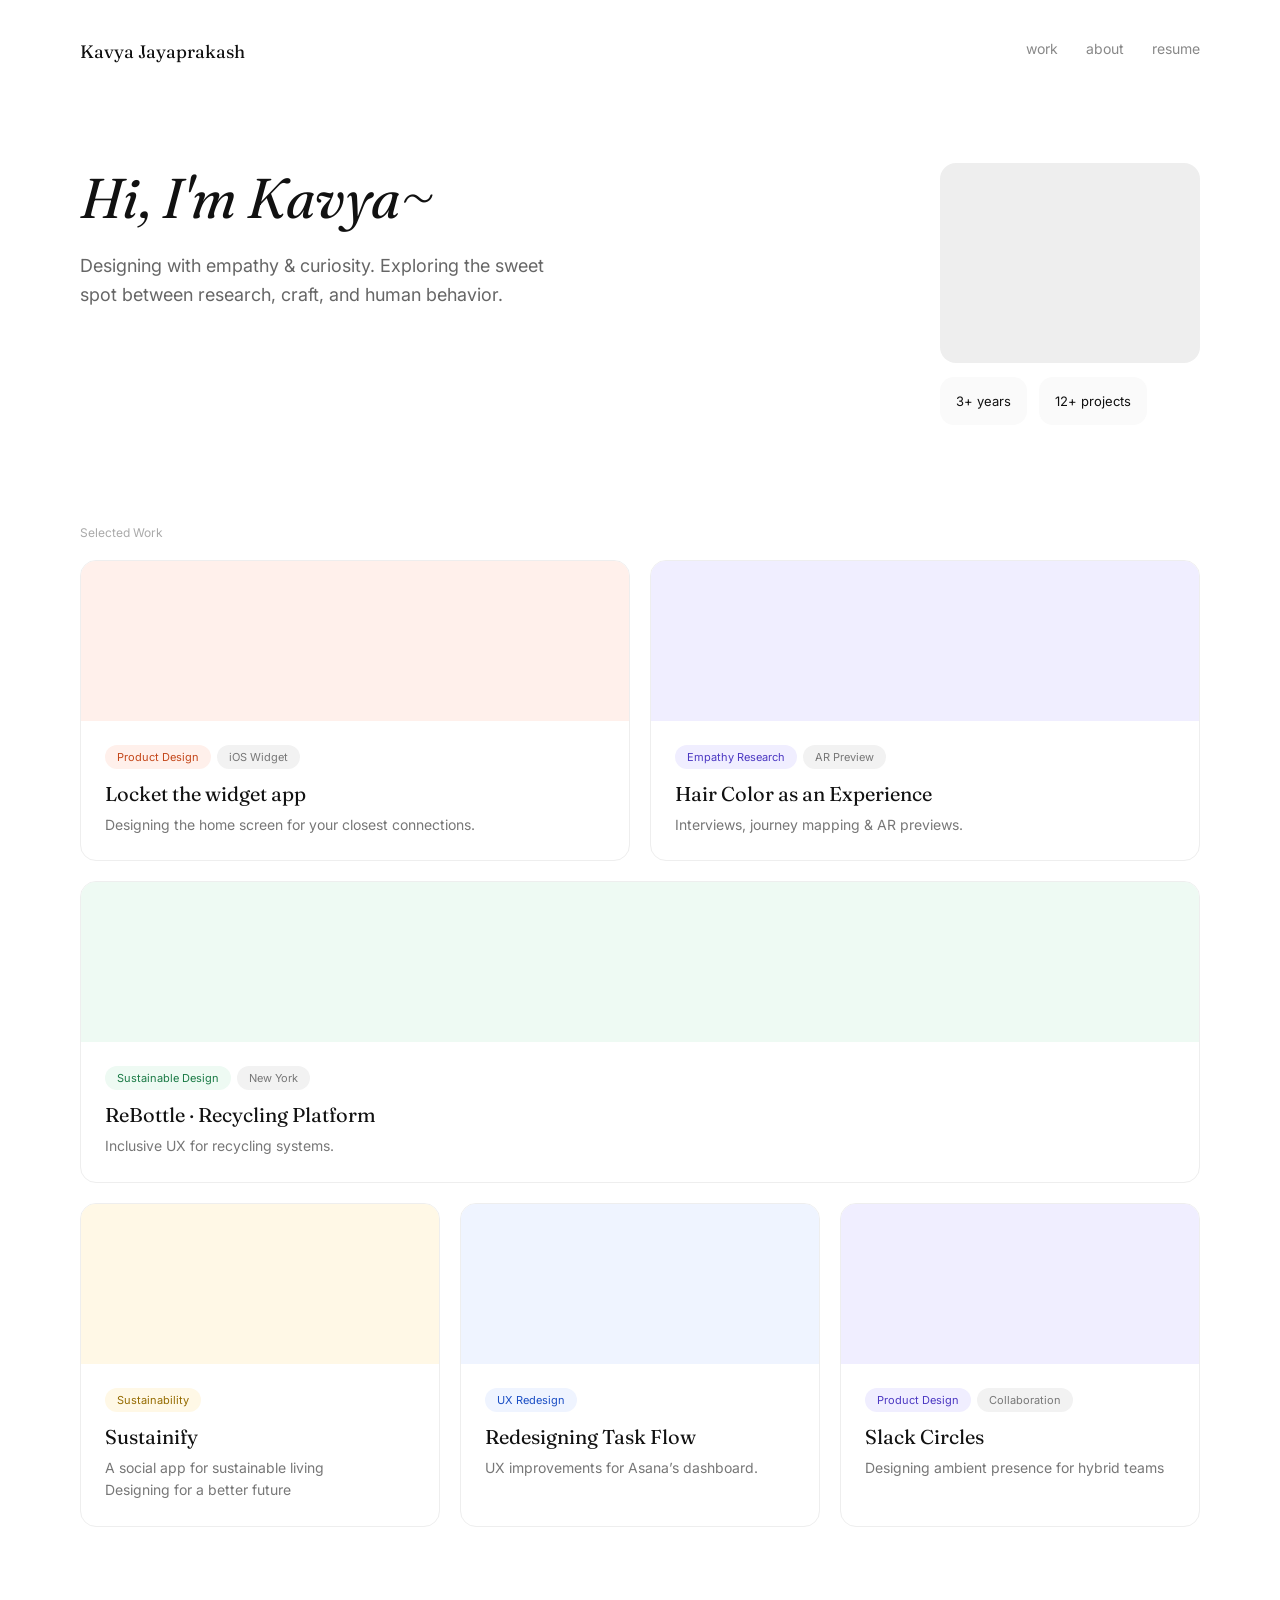
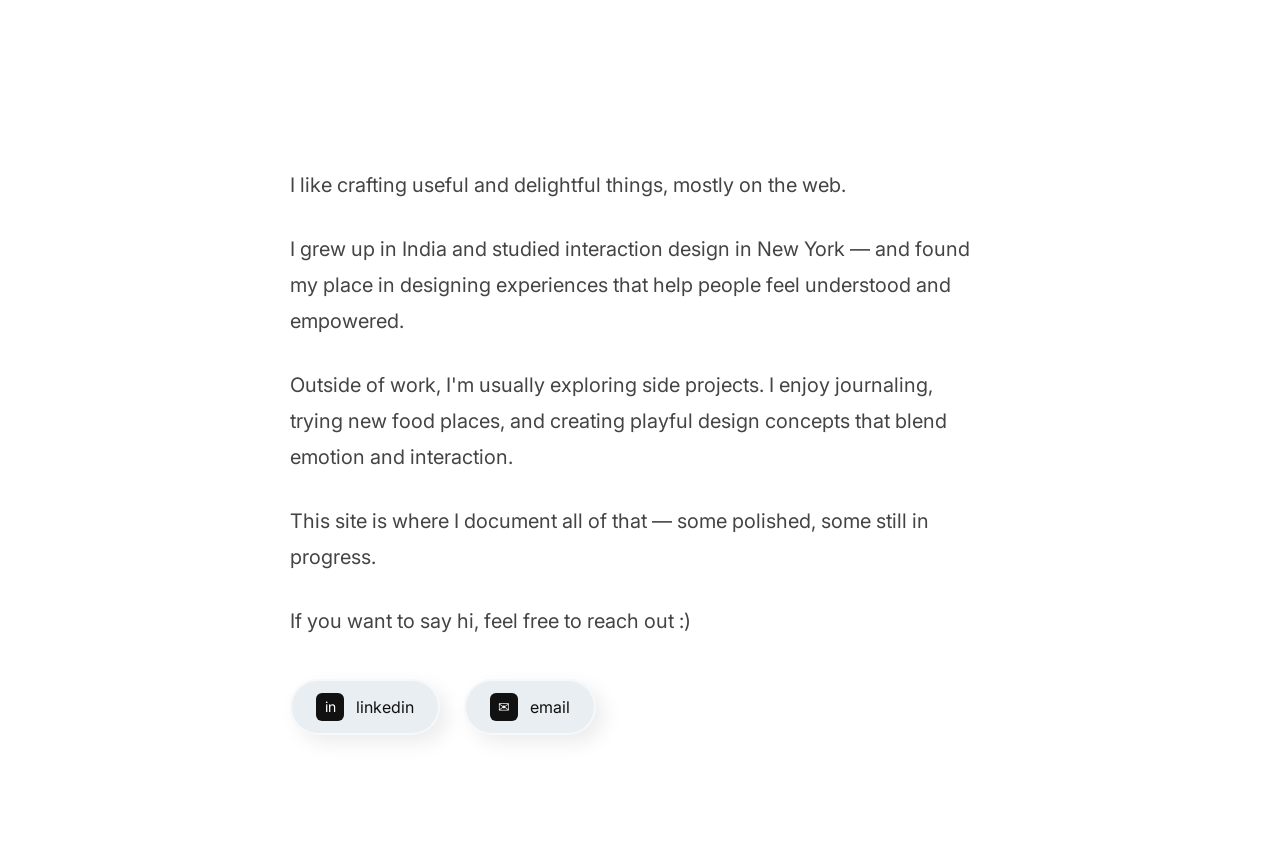
<file: index.html>
<!DOCTYPE html>
<html lang="en">
<head>
<meta charset="UTF-8">
<title>Kavya Portfolio</title>

<link href="https://fonts.googleapis.com/css2?family=Inter:wght@300;400;500;600&family=Fraunces:ital,wght@0,300;0,400;1,300;1,400&display=swap" rel="stylesheet">
<link rel="stylesheet" href="styles.css">
</head>

<body>

<!-- NAV -->
<div class="nav">
  <div class="nav-logo">Kavya Jayaprakash</div>
  <div class="nav-links">
    <a>work</a>
    <a>about</a>
    <a>resume</a>
  </div>
</div>

<!-- HERO -->
<div class="hero">
  <div>
    <div class="hero-h">Hi, I'm Kavya~</div>
    <div class="hero-tagline">
      Designing with empathy & curiosity. Exploring the sweet spot between research, craft, and human behavior.
    </div>
  </div>

  <div>
    <div class="photo"></div>
    <div class="stat-row">
      <div class="stat">3+ years</div>
      <div class="stat">12+ projects</div>
    </div>
  </div>
</div>

<!-- WORK -->
<div class="section">
  <div class="work-header">Selected Work</div>

  <div class="cards">

    <div class="card-stack">

      <!-- LOCKET -->
      <a href="locket.html" class="card">
        <div class="vp vp-coral"></div>
        <div class="cb">
          <div class="badges">
            <span class="badge badge-coral">Product Design</span>
            <span class="badge badge-gray">iOS Widget</span>
          </div>
          <div class="ctitle">Locket the widget app</div>
          <div class="csub">Designing the home screen for your closest connections.</div>
        </div>
      </a>

      <!-- HAIR COLOR -->
      <div class="card">
        <div class="vp vp-purple"></div>
        <div class="cb">
          <div class="badges">
            <span class="badge badge-purple">Empathy Research</span>
            <span class="badge badge-gray">AR Preview</span>
          </div>
          <div class="ctitle">Hair Color as an Experience</div>
          <div class="csub">Interviews, journey mapping & AR previews.</div>
        </div>
      </div>

    </div>

    <!-- REBOTTLE -->
    <div class="card">
      <div class="vp vp-mint"></div>
      <div class="cb">
        <div class="badges">
          <span class="badge badge-mint">Sustainable Design</span>
          <span class="badge badge-gray">New York</span>
        </div>
        <div class="ctitle">ReBottle · Recycling Platform</div>
        <div class="csub">Inclusive UX for recycling systems.</div>
      </div>
    </div>

    <!-- GRID -->
    <div class="grid3">

      <!-- SUSTAINIFY -->
      <div class="card">
        <div class="vp vp-amber"></div>
        <div class="cb">
          <div class="badges">
            <span class="badge badge-amber">Sustainability</span>
          </div>
          <div class="ctitle">Sustainify</div>
          <div class="csub">
            A social app for sustainable living<br>
            Designing for a better future
          </div>
        </div>
      </div>

      <!-- ASANA -->
      <div class="card">
        <div class="vp vp-blue"></div>
        <div class="cb">
          <div class="badges">
            <span class="badge badge-blue">UX Redesign</span>
          </div>
          <div class="ctitle">Redesigning Task Flow</div>
          <div class="csub">UX improvements for Asana’s dashboard.</div>
        </div>
      </div>

      <!-- SLACK CIRCLES -->
      <a href="slack.html" class="card">
        <div class="vp vp-purple"></div>
        <div class="cb">
          <div class="badges">
            <span class="badge badge-purple">Product Design</span>
            <span class="badge badge-gray">Collaboration</span>
          </div>
          <div class="ctitle">Slack Circles</div>
          <div class="csub">
            Designing ambient presence for hybrid teams
          </div>
        </div>
      </a>

    </div>

  </div>
</div>

<!-- ABOUT -->
<div class="about">
  <div class="about-inner">

    <p>I like crafting useful and delightful things, mostly on the web.</p>

    <p>
      I grew up in India and studied interaction design in New York — and found my place in designing experiences that help people feel understood and empowered.
    </p>

    <p>
      Outside of work, I'm usually exploring side projects. I enjoy journaling, trying new food places, and creating playful design concepts that blend emotion and interaction.
    </p>

    <p>
      This site is where I document all of that — some polished, some still in progress.
    </p>

    <p>If you want to say hi, feel free to reach out :)</p>

    <!-- CONTACT BUTTONS -->
    <div class="contact-buttons">
      <a href="#" class="contact-btn">
        <span class="icon">in</span>
        linkedin
      </a>

      <a href="#" class="contact-btn">
        <span class="icon">✉</span>
        email
      </a>
    </div>

  </div>
</div>

</body>
</html>
</file>
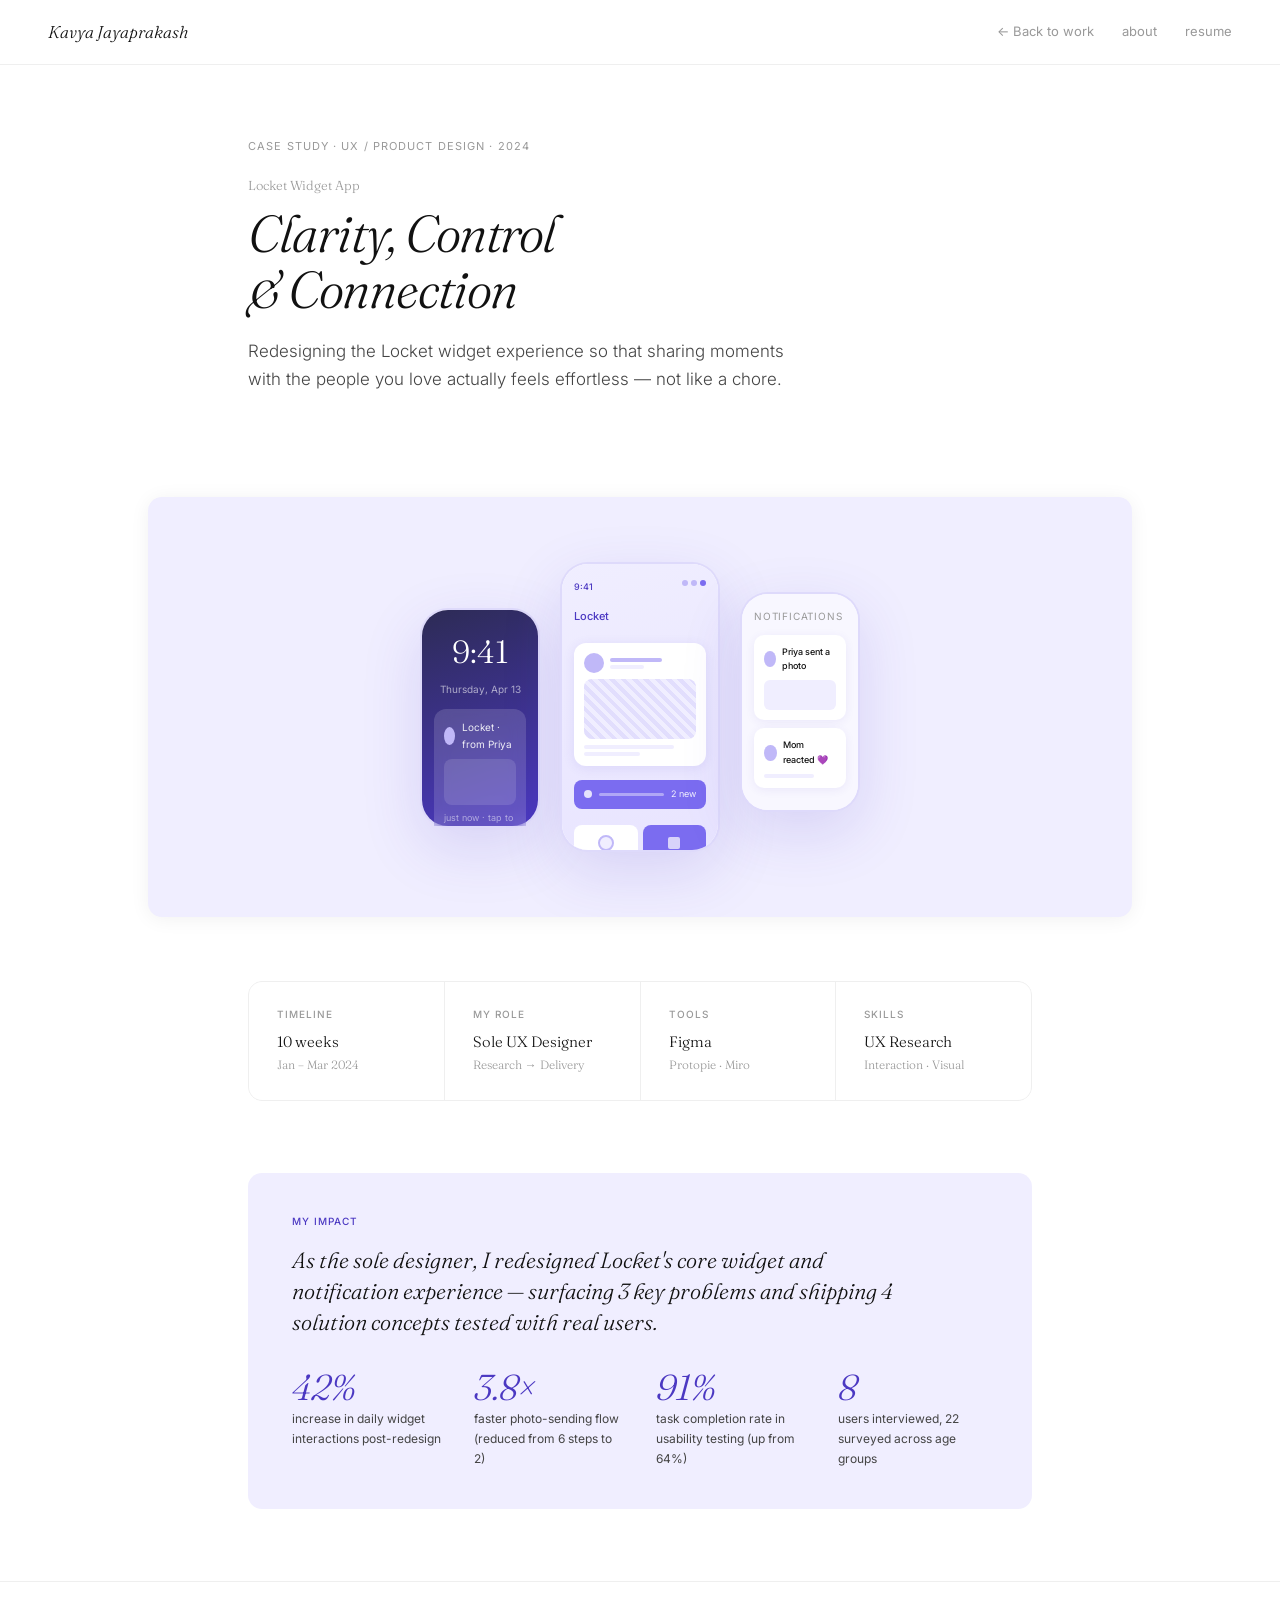
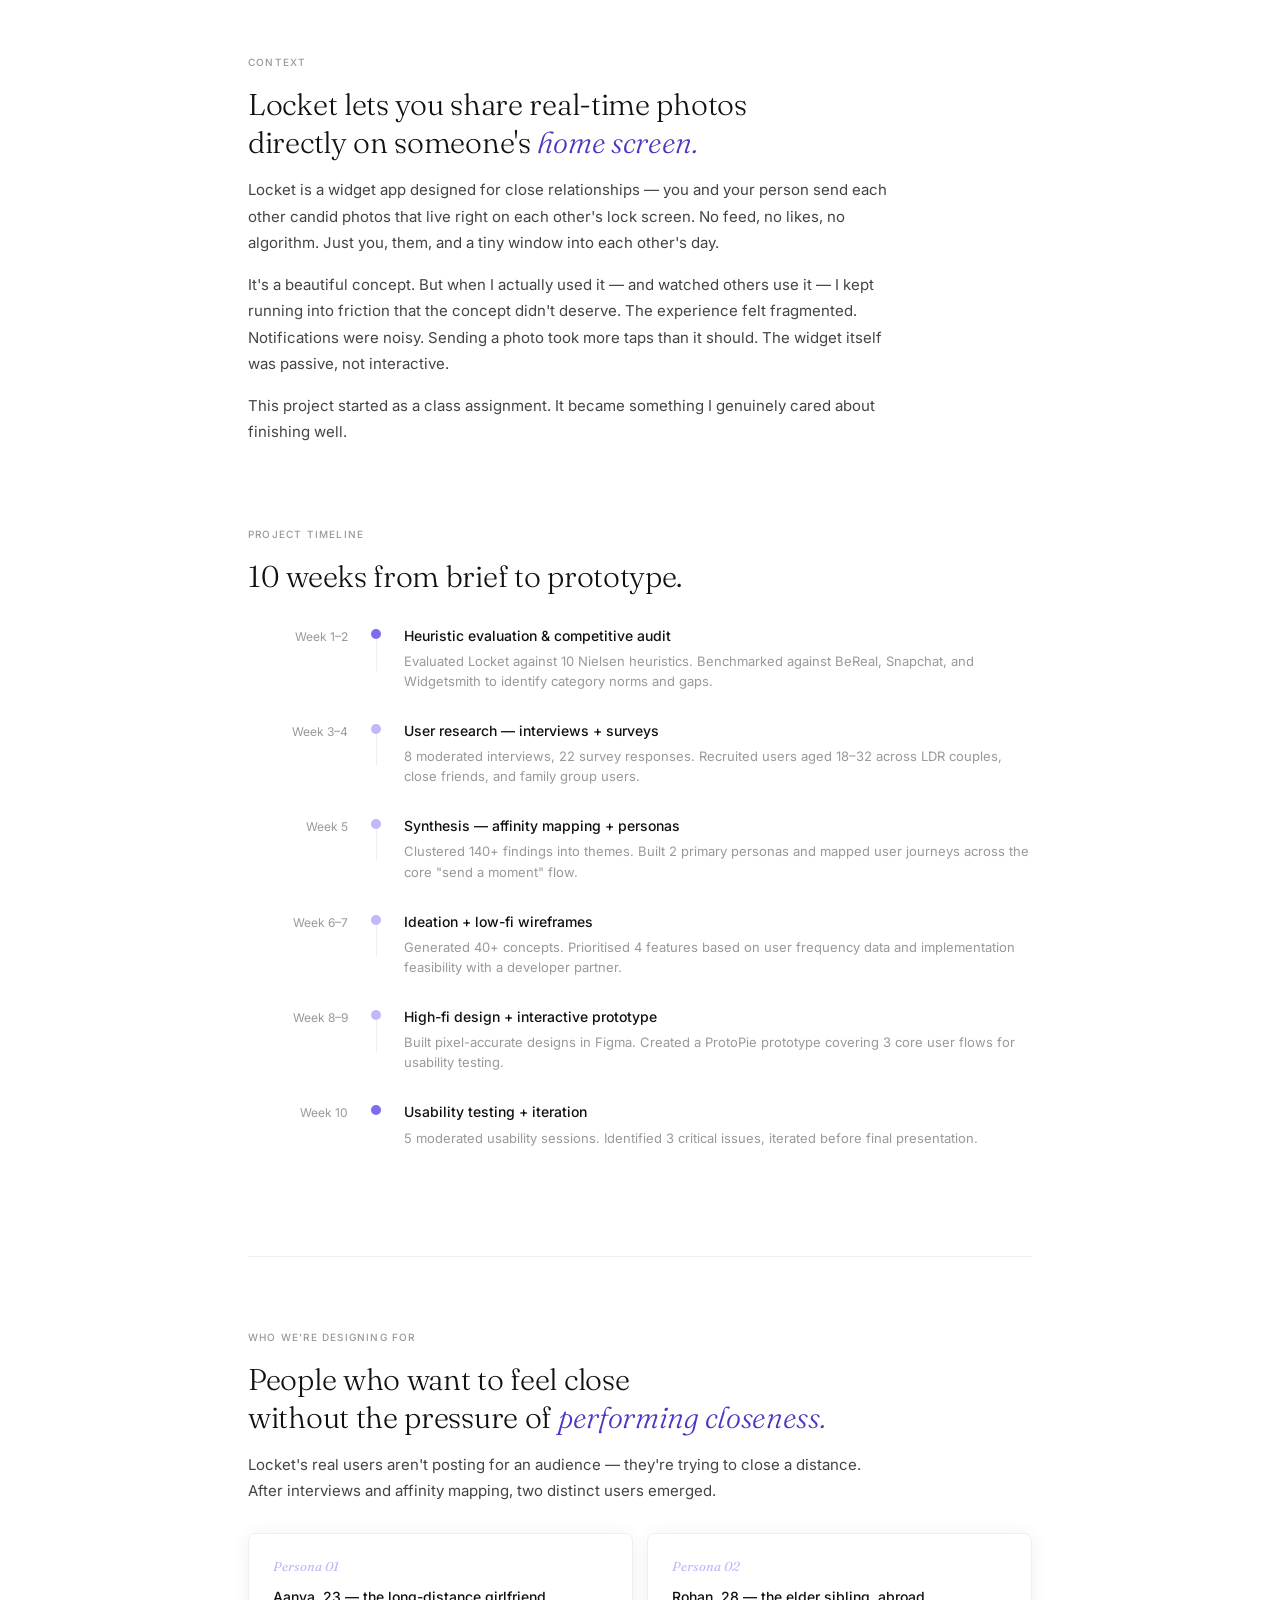
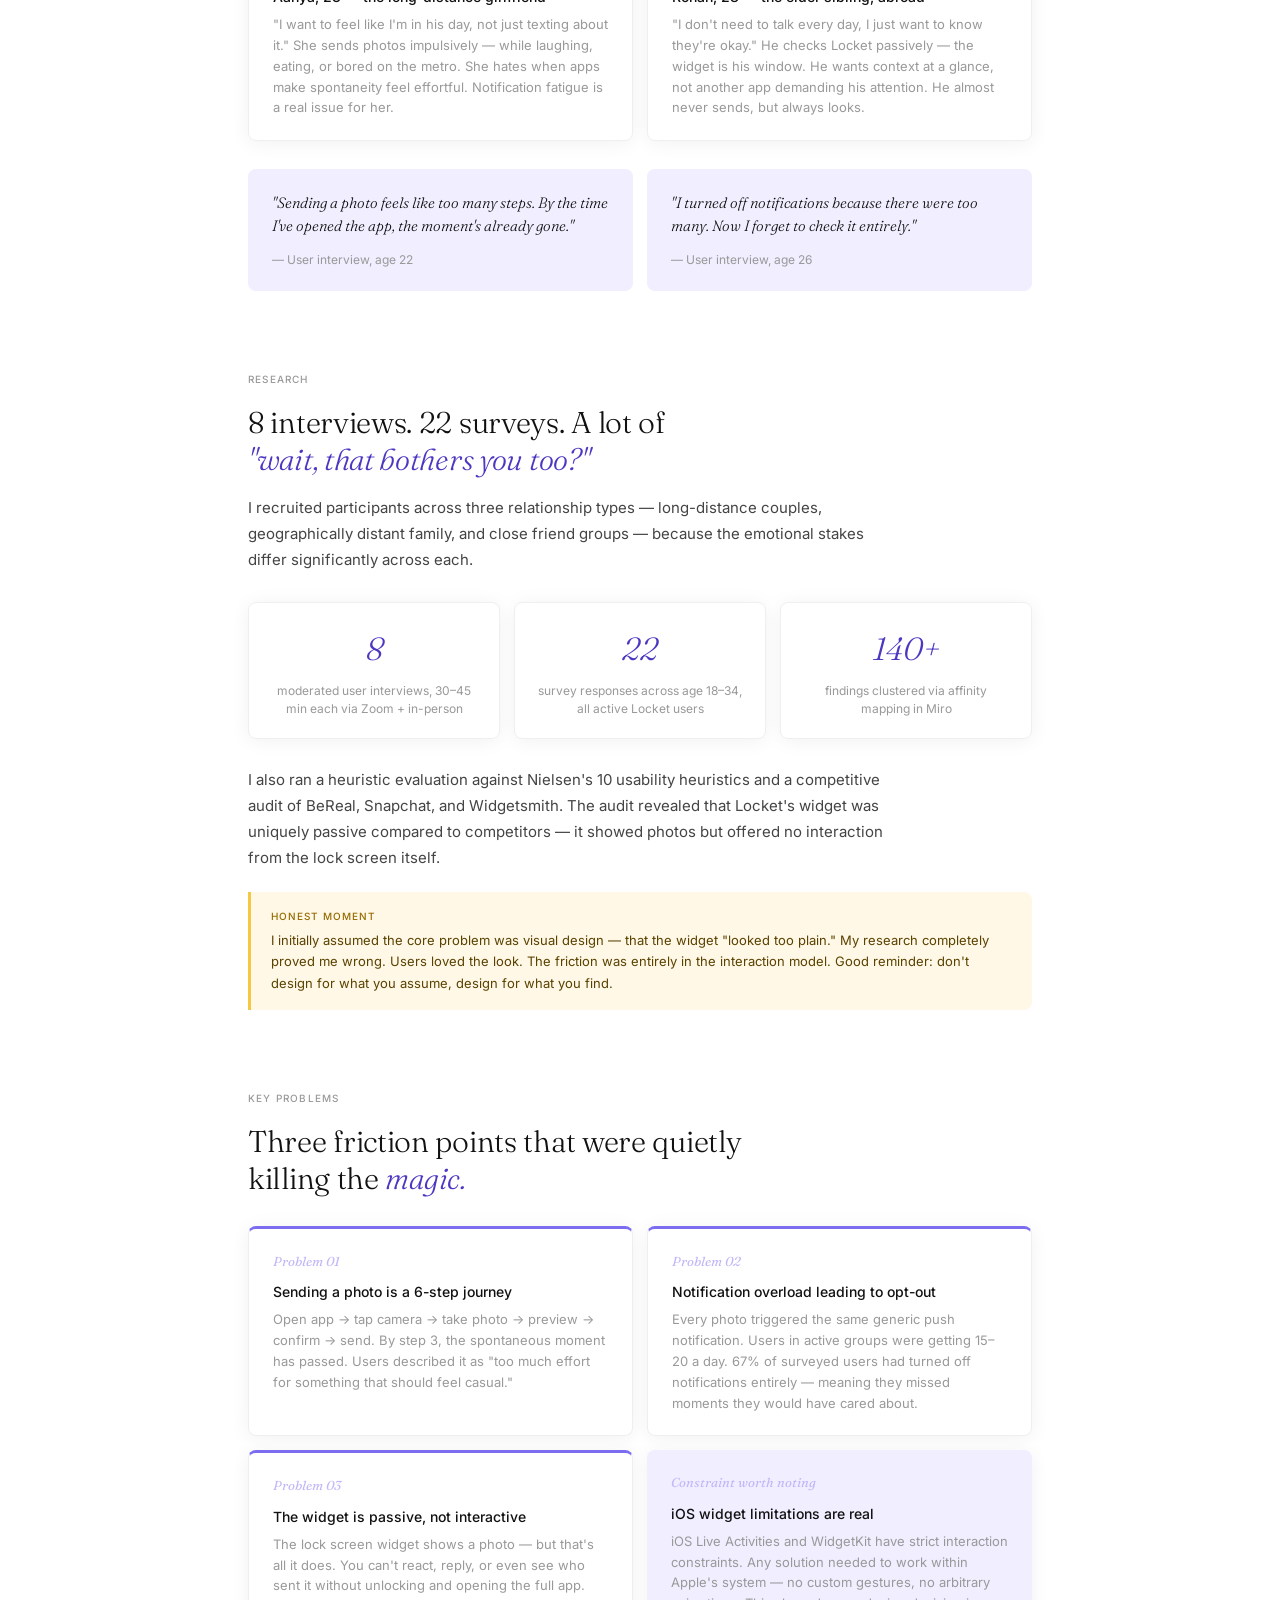
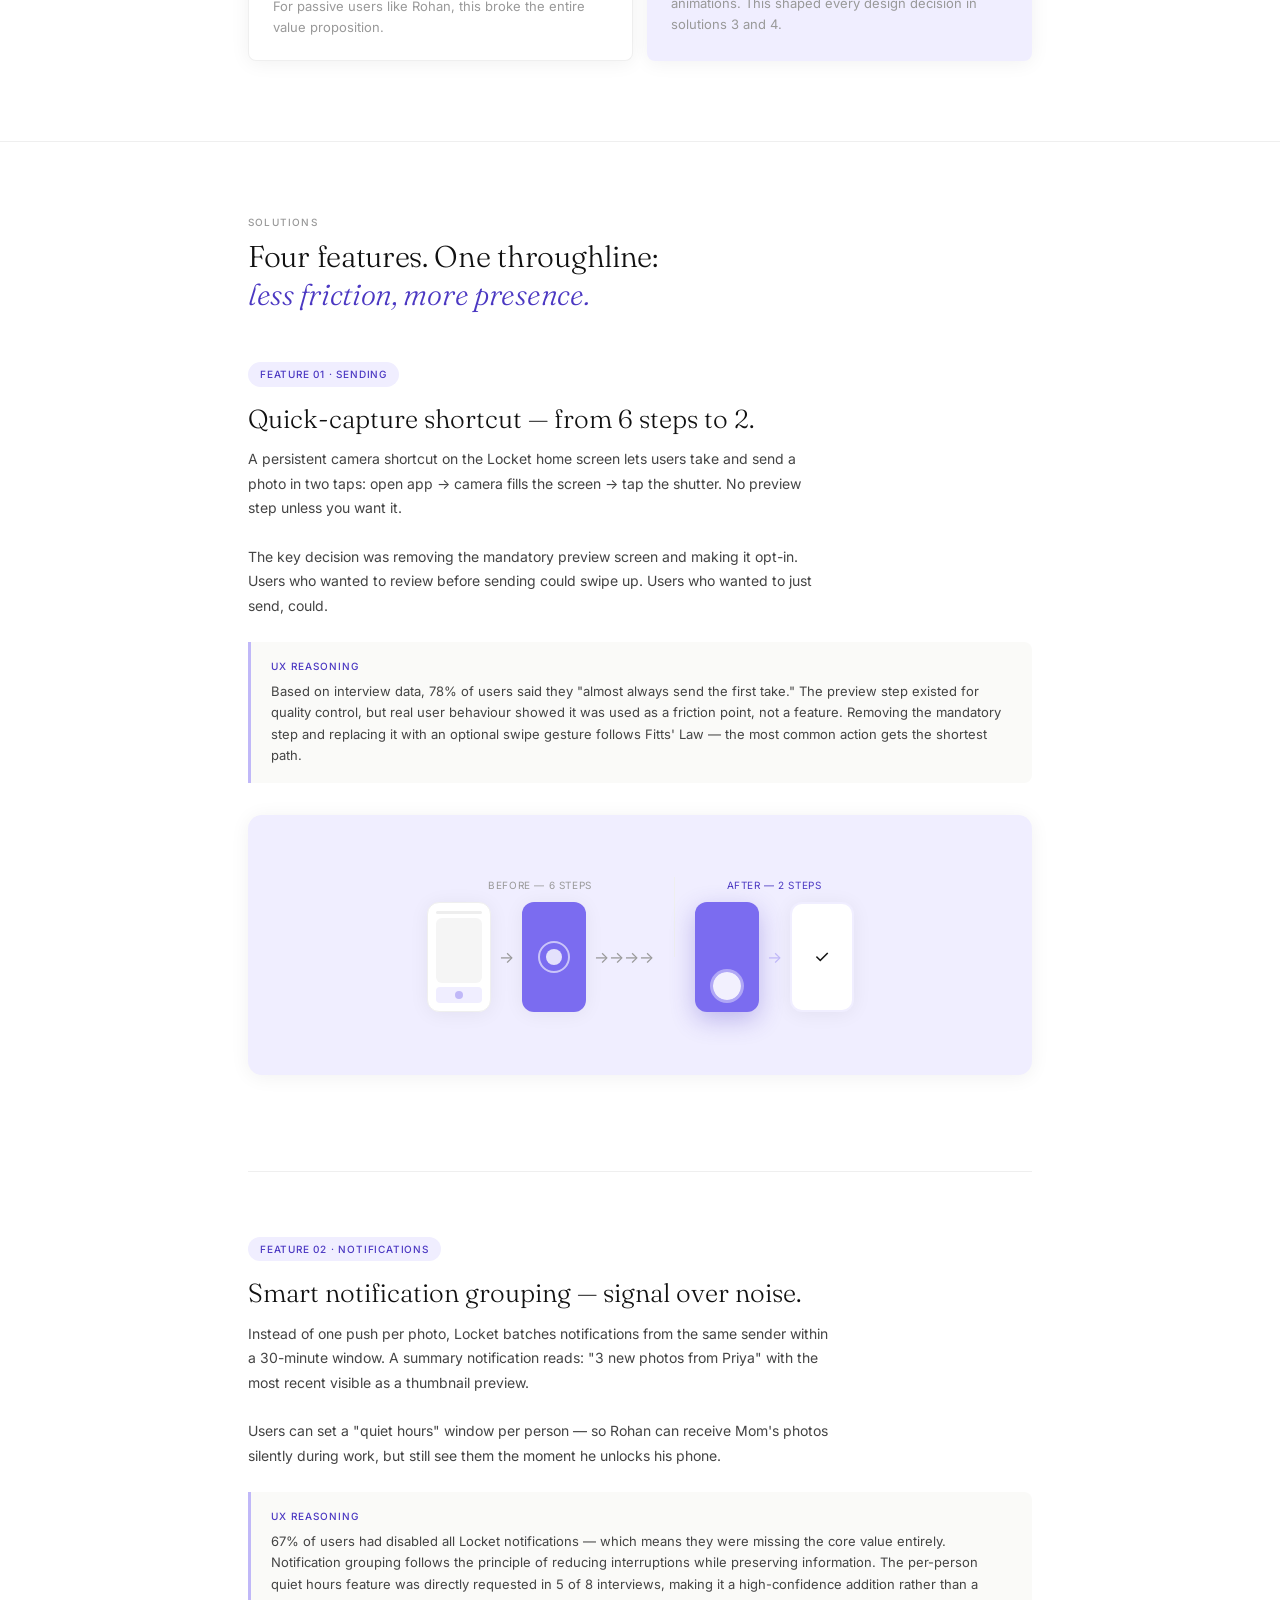
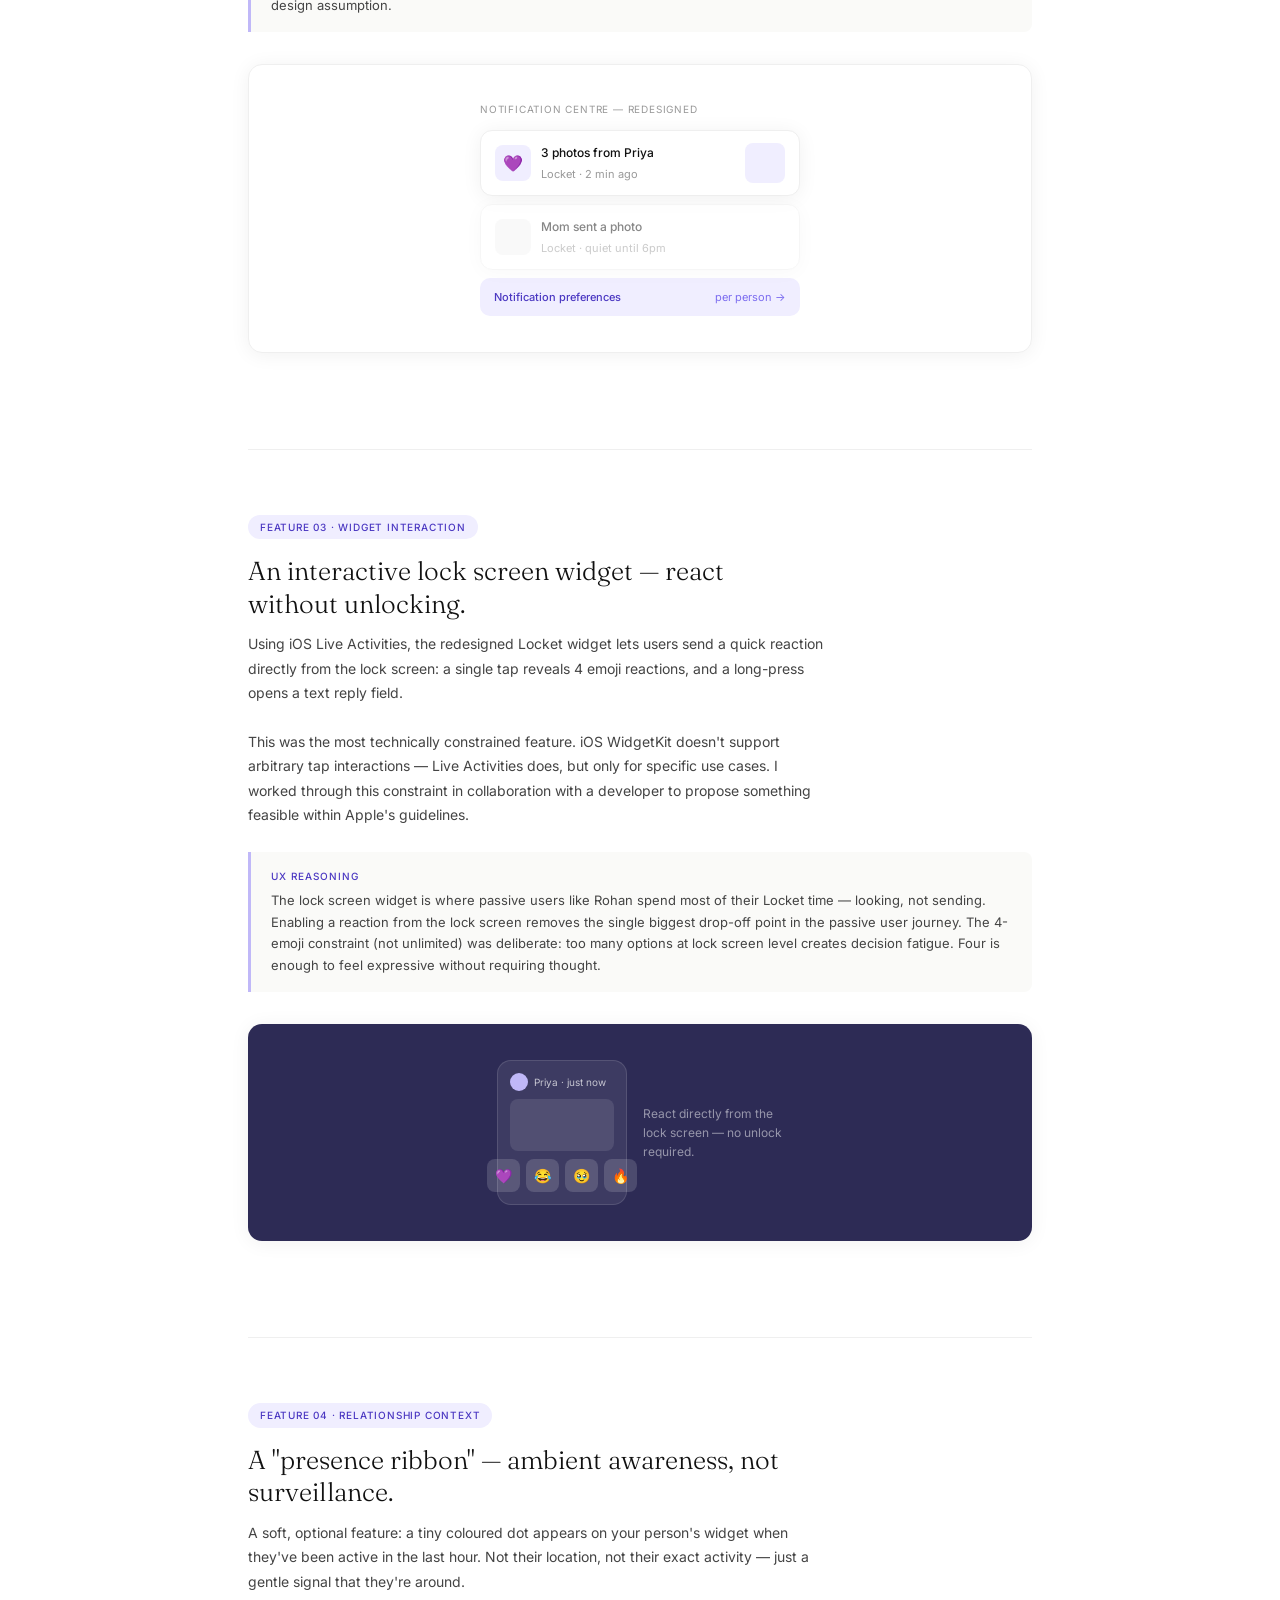
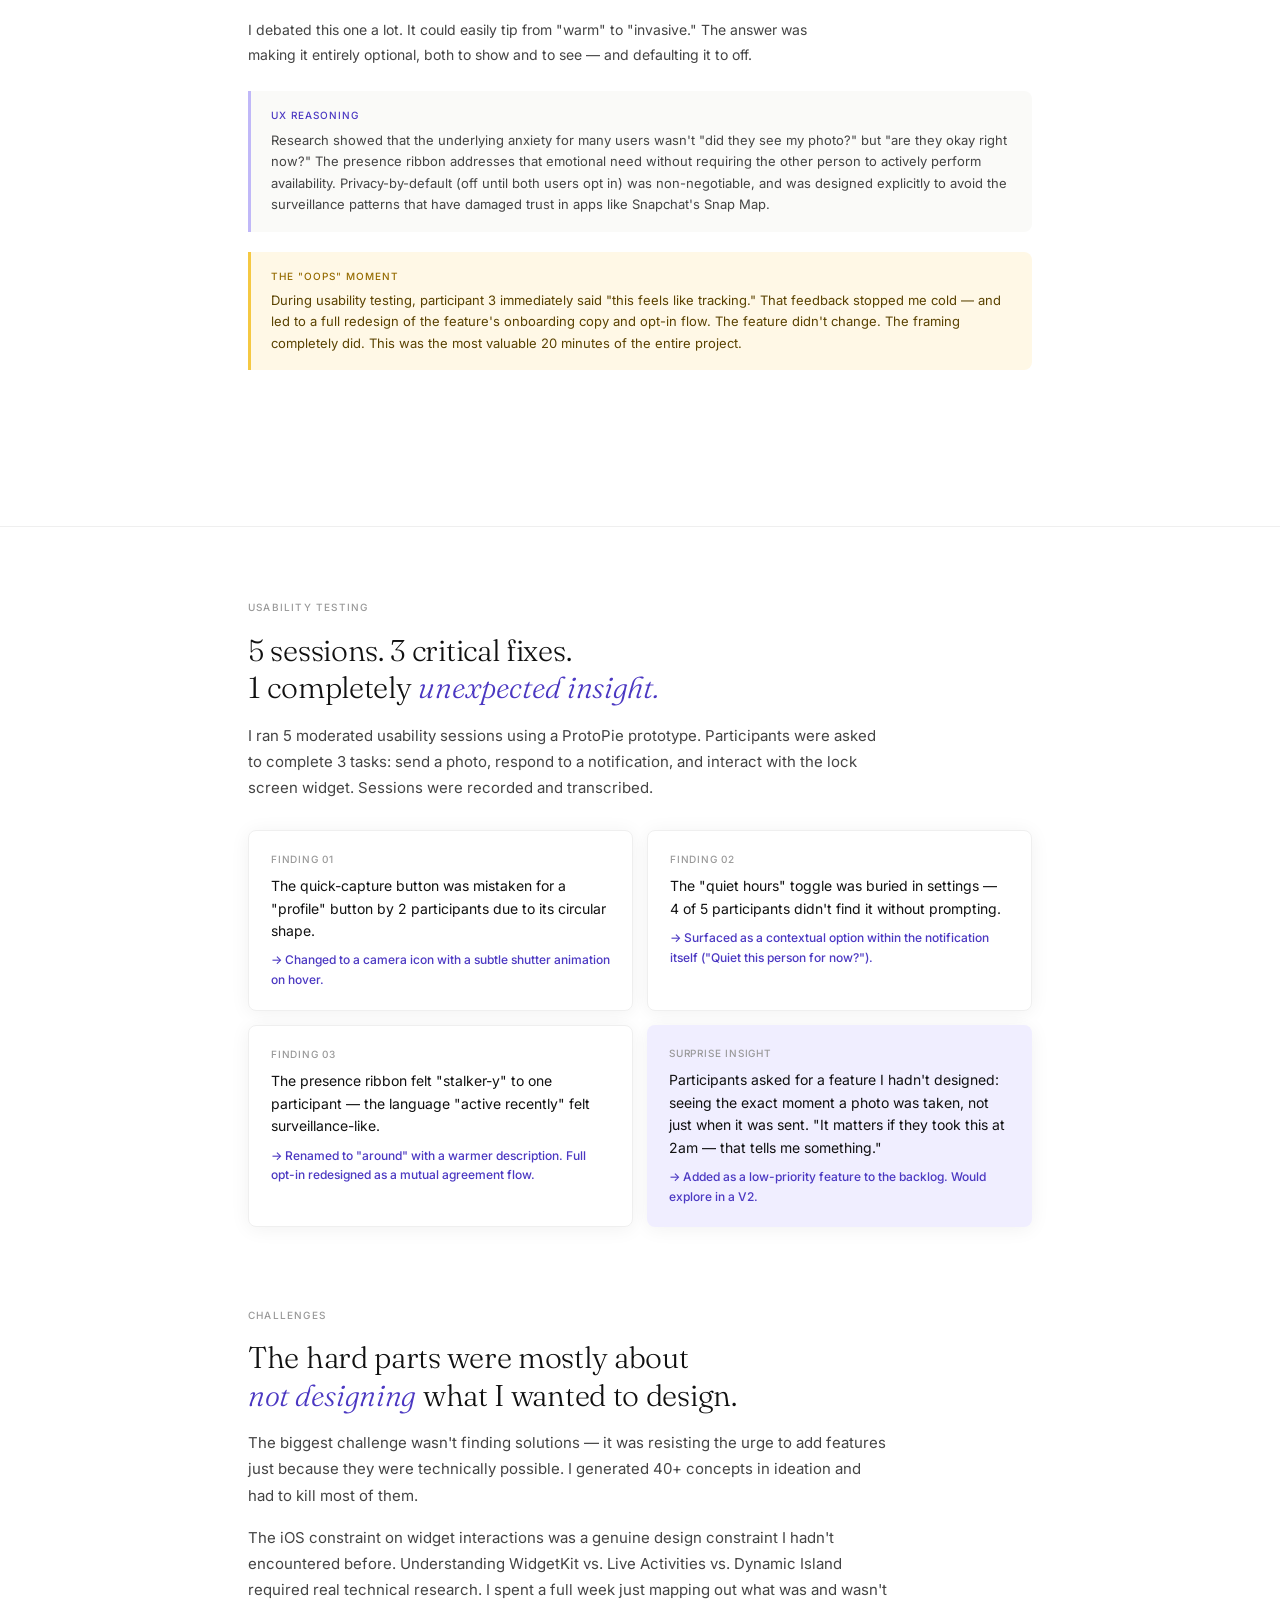
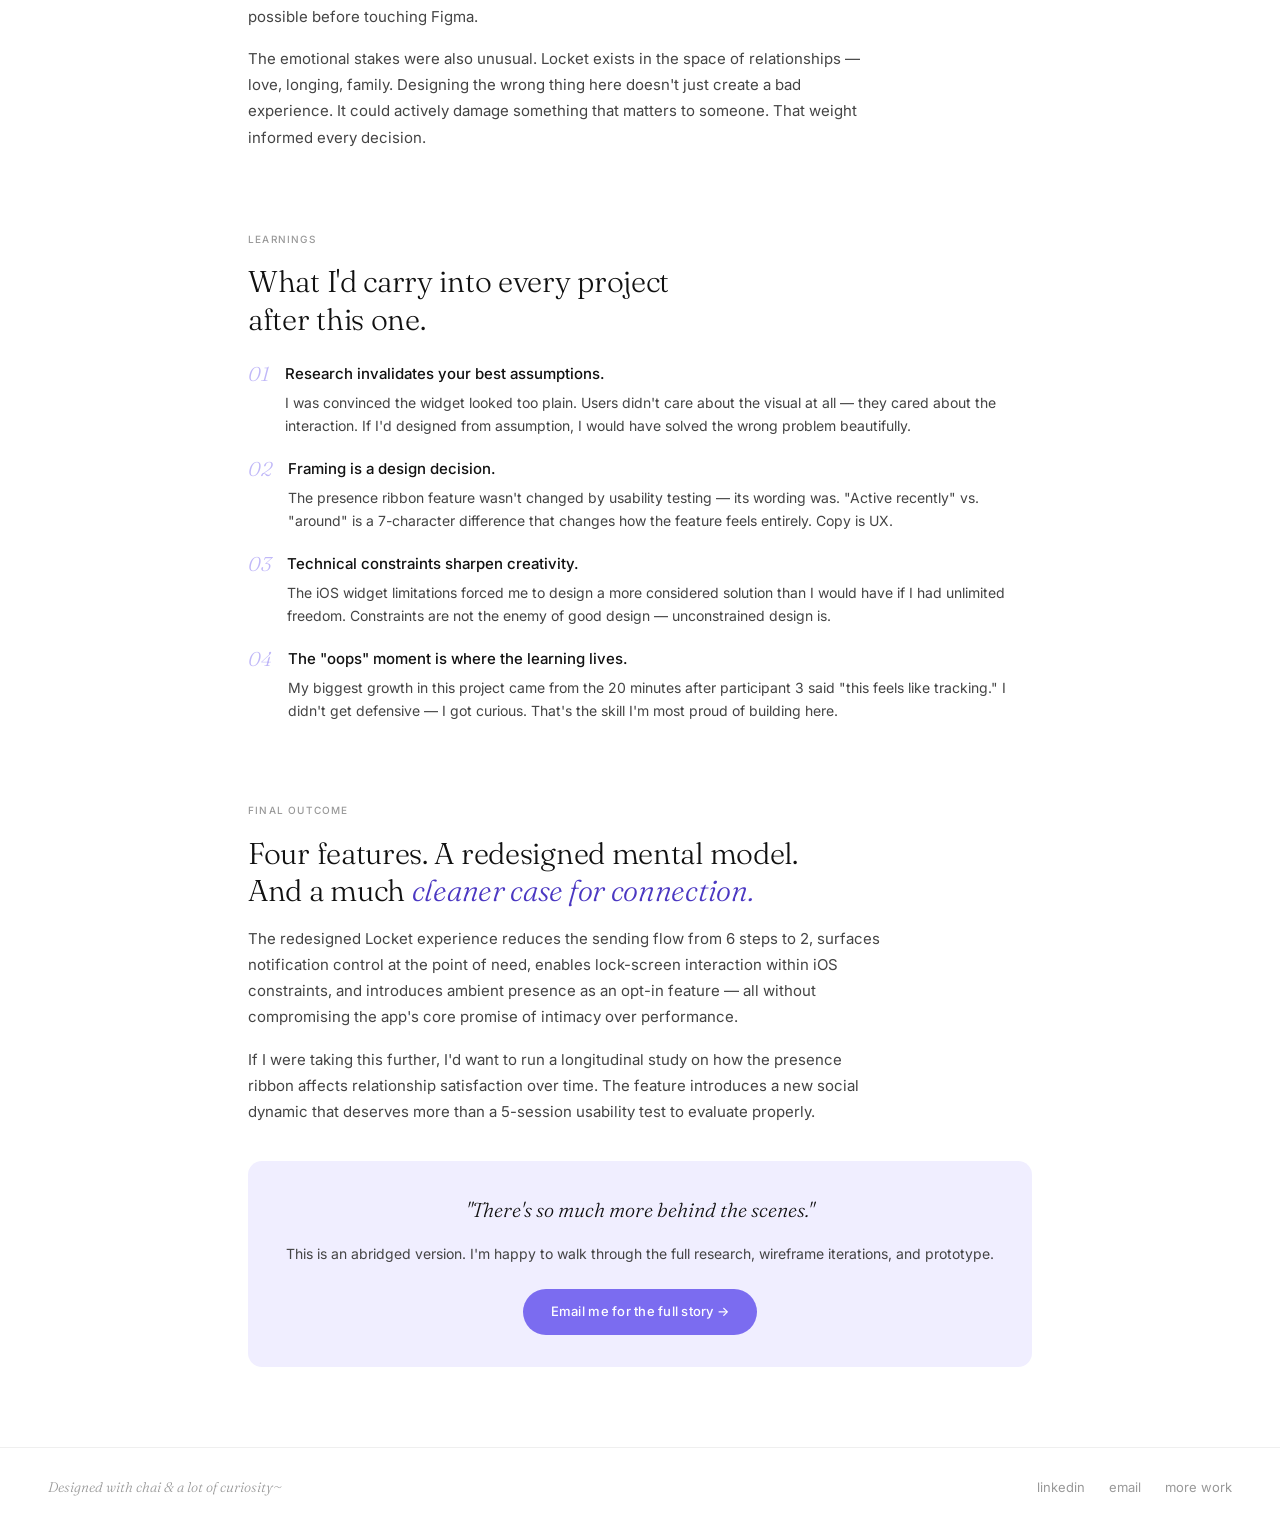
<file: locket.html>
<!DOCTYPE html>
<html lang="en">
<head>
<meta charset="UTF-8">
<meta name="viewport" content="width=device-width, initial-scale=1.0">
<title>Locket · Kavya Jayaprakash</title>
<link rel="preconnect" href="https://fonts.googleapis.com">
<link rel="preconnect" href="https://fonts.gstatic.com" crossorigin>
<link href="https://fonts.googleapis.com/css2?family=Fraunces:ital,opsz,wght@0,9..144,300;0,9..144,400;1,9..144,300;1,9..144,400&family=Inter:wght@300;400;500&display=swap" rel="stylesheet">
<style>
  *, *::before, *::after { box-sizing: border-box; margin: 0; padding: 0; }
 
  :root {
    --white: #ffffff;
    --off: #fafaf8;
    --ink: #111111;
    --ink2: #444444;
    --muted: #999999;
    --border: #efefef;
    --shadow-sm: 0 2px 20px rgba(0,0,0,0.06);
    --shadow-md: 0 8px 40px rgba(0,0,0,0.10);
    --radius: 14px;
    --radius-sm: 8px;
 
    /* Locket accent — soft lavender/periwinkle */
    --accent: #7B6CF0;
    --accent-light: #F0EEFF;
    --accent-mid: #C0B8F8;
    --accent-dark: #4B38C2;
  }
 
  html { scroll-behavior: smooth; }
 
  body {
    font-family: 'Inter', sans-serif;
    background: var(--white);
    color: var(--ink);
    font-size: 15px;
    line-height: 1.65;
    -webkit-font-smoothing: antialiased;
  }
 
  /* ── NAV ── */
  nav {
    position: sticky; top: 0; z-index: 100;
    background: rgba(255,255,255,0.92);
    backdrop-filter: blur(12px);
    border-bottom: 1px solid var(--border);
    display: flex; justify-content: space-between; align-items: center;
    padding: 18px 48px;
  }
  .nav-logo {
    font-family: 'Fraunces', serif;
    font-size: 17px; font-weight: 300; font-style: italic;
    color: var(--ink); text-decoration: none;
  }
  .nav-links { display: flex; gap: 28px; align-items: center; }
  .nav-links a {
    font-size: 13px; color: var(--muted);
    text-decoration: none; font-weight: 400;
    transition: color 0.2s;
  }
  .nav-links a:hover { color: var(--ink); }
  .nav-back {
    font-size: 13px; color: var(--muted);
    text-decoration: none; display: flex; align-items: center; gap: 6px;
    transition: color 0.2s;
  }
  .nav-back:hover { color: var(--ink); }
 
  /* ── LAYOUT ── */
  .container { max-width: 880px; margin: 0 auto; padding: 0 48px; }
  .container-wide { max-width: 1080px; margin: 0 auto; padding: 0 48px; }
 
  /* ── HERO ── */
  .hero {
    padding: 72px 48px 64px;
    max-width: 880px; margin: 0 auto;
  }
  .hero-eyebrow {
    font-size: 11px; letter-spacing: 0.1em; text-transform: uppercase;
    color: var(--muted); margin-bottom: 20px; font-weight: 400;
  }
  .hero-company {
    font-family: 'Fraunces', serif;
    font-size: 13px; font-weight: 300;
    color: var(--muted); margin-bottom: 8px;
  }
  .hero-h1 {
    font-family: 'Fraunces', serif;
    font-size: 52px; font-weight: 300; font-style: italic;
    color: var(--ink); line-height: 1.08;
    letter-spacing: -0.02em; margin-bottom: 20px;
  }
  .hero-sub {
    font-size: 17px; color: var(--ink2);
    max-width: 560px; line-height: 1.65;
    font-weight: 300; margin-bottom: 40px;
  }
 
  /* ── COVER IMAGE AREA ── */
  .cover {
    width: 100%; background: var(--accent-light);
    border-radius: var(--radius);
    overflow: hidden;
    box-shadow: var(--shadow-sm);
    margin-bottom: 64px;
    display: flex; align-items: center; justify-content: center;
    min-height: 420px;
    padding: 40px;
    position: relative;
  }
  .cover-mockup {
    display: flex; gap: 20px; align-items: flex-end;
    justify-content: center;
  }
  .phone-frame {
    background: #fff;
    border-radius: 28px;
    border: 2.5px solid rgba(123,108,240,0.25);
    box-shadow: 0 20px 60px rgba(75,56,194,0.15);
    overflow: hidden;
    flex-shrink: 0;
  }
  .phone-lg { width: 160px; height: 290px; }
  .phone-sm { width: 120px; height: 220px; }
  .phone-inner {
    width: 100%; height: 100%;
    background: linear-gradient(160deg, #F0EEFF 0%, #E8E4FF 100%);
    padding: 16px 12px;
    display: flex; flex-direction: column; gap: 8px;
  }
  .p-statusbar {
    display: flex; justify-content: space-between;
    margin-bottom: 4px;
  }
  .p-dot { width: 6px; height: 6px; border-radius: 50%; background: var(--accent-mid); }
  .p-dots { display: flex; gap: 3px; }
  .p-widget {
    background: #fff;
    border-radius: 12px;
    padding: 10px;
    box-shadow: 0 2px 12px rgba(75,56,194,0.10);
  }
  .p-widget-header {
    display: flex; align-items: center; gap: 6px; margin-bottom: 6px;
  }
  .p-avatar { width: 20px; height: 20px; border-radius: 50%; background: var(--accent-mid); }
  .p-bar { height: 4px; border-radius: 2px; background: var(--accent-light); }
  .p-bar.accent { background: var(--accent-mid); }
  .p-photo {
    width: 100%; height: 60px;
    background: var(--accent-light);
    border-radius: 8px;
    margin-bottom: 6px;
    display: flex; align-items: center; justify-content: center;
    position: relative; overflow: hidden;
  }
  .p-photo-inner {
    width: 100%; height: 100%;
    background: repeating-linear-gradient(
      45deg,
      var(--accent-light),
      var(--accent-light) 4px,
      var(--accent-mid) 4px,
      var(--accent-mid) 8px
    );
    opacity: 0.3;
  }
  .p-notif {
    background: var(--accent);
    border-radius: 8px; padding: 7px 10px;
    display: flex; align-items: center; gap: 7px;
  }
  .p-notif-dot { width: 8px; height: 8px; border-radius: 50%; background: #fff; opacity: 0.8; }
  .p-notif-bar { flex: 1; height: 3px; border-radius: 2px; background: rgba(255,255,255,0.4); }
 
  /* ── META GRID ── */
  .meta-grid {
    display: grid;
    grid-template-columns: repeat(4, 1fr);
    gap: 1px; background: var(--border);
    border: 1px solid var(--border);
    border-radius: var(--radius);
    overflow: hidden;
    margin-bottom: 72px;
  }
  .meta-cell {
    background: var(--white);
    padding: 24px 28px;
  }
  .meta-label {
    font-size: 10px; letter-spacing: 0.1em;
    text-transform: uppercase; color: var(--muted);
    margin-bottom: 8px; font-weight: 500;
  }
  .meta-val {
    font-family: 'Fraunces', serif;
    font-size: 15px; font-weight: 300;
    color: var(--ink); line-height: 1.5;
  }
 
  /* ── IMPACT BAR ── */
  .impact-bar {
    background: var(--accent-light);
    border-radius: var(--radius);
    padding: 40px 44px;
    margin-bottom: 72px;
  }
  .impact-eyebrow {
    font-size: 10px; letter-spacing: 0.1em;
    text-transform: uppercase; color: var(--accent-dark);
    margin-bottom: 16px; font-weight: 500;
  }
  .impact-lead {
    font-family: 'Fraunces', serif;
    font-size: 22px; font-weight: 300; font-style: italic;
    color: var(--ink); line-height: 1.4; margin-bottom: 32px;
    max-width: 640px;
  }
  .impact-stats {
    display: grid; grid-template-columns: repeat(4, 1fr); gap: 32px;
  }
  .stat-num {
    font-family: 'Fraunces', serif;
    font-size: 36px; font-weight: 300; font-style: italic;
    color: var(--accent-dark); line-height: 1;
    margin-bottom: 4px;
  }
  .stat-label { font-size: 12px; color: var(--ink2); font-weight: 400; }
 
  /* ── SECTION STRUCTURE ── */
  .section { margin-bottom: 80px; }
  .section-eyebrow {
    font-size: 10px; letter-spacing: 0.12em;
    text-transform: uppercase; color: var(--muted);
    margin-bottom: 16px; font-weight: 500;
  }
  .section-h2 {
    font-family: 'Fraunces', serif;
    font-size: 30px; font-weight: 300;
    color: var(--ink); line-height: 1.25;
    margin-bottom: 16px; letter-spacing: -0.01em;
  }
  .section-h2 em { font-style: italic; color: var(--accent-dark); }
  .section-body {
    font-size: 15px; color: var(--ink2);
    line-height: 1.75; max-width: 640px;
  }
  .section-body + .section-body { margin-top: 16px; }
 
  /* ── VISUAL PANELS ── */
  .visual-panel {
    background: var(--accent-light);
    border-radius: var(--radius);
    padding: 36px; margin: 32px 0;
    box-shadow: var(--shadow-sm);
    display: flex; align-items: center; justify-content: center;
    min-height: 260px;
  }
  .visual-panel.white {
    background: var(--white);
    border: 1px solid var(--border);
  }
  .visual-panel.dark {
    background: #2D2B55;
  }
 
  /* ── PROBLEM CARDS ── */
  .problem-grid {
    display: grid; grid-template-columns: 1fr 1fr;
    gap: 14px; margin: 28px 0;
  }
  .problem-card {
    background: var(--white);
    border: 1px solid var(--border);
    border-radius: var(--radius-sm);
    padding: 22px 24px;
    box-shadow: var(--shadow-sm);
  }
  .problem-num {
    font-family: 'Fraunces', serif;
    font-size: 13px; font-style: italic;
    color: var(--accent-mid); margin-bottom: 8px;
  }
  .problem-title {
    font-size: 14px; font-weight: 500;
    color: var(--ink); margin-bottom: 6px;
  }
  .problem-desc {
    font-size: 13px; color: var(--muted); line-height: 1.6;
  }
 
  /* ── SOLUTION FEATURE ── */
  .feature {
    margin-bottom: 64px;
    padding-bottom: 64px;
    border-bottom: 1px solid var(--border);
  }
  .feature:last-child { border-bottom: none; }
  .feature-tag {
    display: inline-block;
    font-size: 10px; font-weight: 500;
    letter-spacing: 0.08em; text-transform: uppercase;
    color: var(--accent-dark); background: var(--accent-light);
    padding: 4px 12px; border-radius: 100px;
    margin-bottom: 16px;
  }
  .feature-h {
    font-family: 'Fraunces', serif;
    font-size: 26px; font-weight: 300;
    color: var(--ink); line-height: 1.25;
    margin-bottom: 12px; max-width: 560px;
  }
  .feature-body {
    font-size: 14px; color: var(--ink2);
    line-height: 1.75; max-width: 580px;
    margin-bottom: 24px;
  }
  .reasoning-box {
    background: var(--off);
    border-left: 3px solid var(--accent-mid);
    border-radius: 0 var(--radius-sm) var(--radius-sm) 0;
    padding: 16px 20px; margin-top: 16px;
  }
  .reasoning-label {
    font-size: 10px; letter-spacing: 0.1em;
    text-transform: uppercase; color: var(--accent-dark);
    font-weight: 500; margin-bottom: 6px;
  }
  .reasoning-text {
    font-size: 13px; color: var(--ink2); line-height: 1.65;
  }
 
  /* ── RESEARCH GRID ── */
  .research-row {
    display: grid; grid-template-columns: 1fr 1fr 1fr;
    gap: 14px; margin: 28px 0;
  }
  .research-card {
    background: var(--white);
    border: 1px solid var(--border);
    border-radius: var(--radius-sm);
    padding: 20px 22px;
    box-shadow: var(--shadow-sm);
    text-align: center;
  }
  .research-num {
    font-family: 'Fraunces', serif;
    font-size: 32px; font-weight: 300; font-style: italic;
    color: var(--accent-dark); margin-bottom: 6px;
  }
  .research-desc { font-size: 12px; color: var(--muted); line-height: 1.5; }
 
  /* ── TIMELINE ── */
  .timeline {
    display: flex; flex-direction: column; gap: 0;
    margin: 28px 0;
  }
  .tl-item {
    display: grid; grid-template-columns: 100px 24px 1fr;
    gap: 0 16px; align-items: start;
  }
  .tl-date { font-size: 12px; color: var(--muted); padding-top: 3px; text-align: right; }
  .tl-line-wrap {
    display: flex; flex-direction: column; align-items: center;
  }
  .tl-dot {
    width: 10px; height: 10px; border-radius: 50%;
    background: var(--accent-mid); flex-shrink: 0; margin-top: 5px;
  }
  .tl-line { width: 1px; flex: 1; background: var(--border); min-height: 32px; }
  .tl-content { padding-bottom: 28px; }
  .tl-title { font-size: 14px; font-weight: 500; color: var(--ink); margin-bottom: 4px; }
  .tl-desc { font-size: 13px; color: var(--muted); line-height: 1.55; }
 
  /* ── USER QUOTES ── */
  .quote-grid { display: grid; grid-template-columns: 1fr 1fr; gap: 14px; margin: 28px 0; }
  .quote-card {
    background: var(--accent-light);
    border-radius: var(--radius-sm); padding: 22px 24px;
  }
  .quote-text {
    font-family: 'Fraunces', serif; font-style: italic;
    font-size: 15px; font-weight: 300;
    color: var(--ink); line-height: 1.55; margin-bottom: 12px;
  }
  .quote-attr { font-size: 12px; color: var(--muted); }
 
  /* ── LEARNINGS ── */
  .learning-list { display: flex; flex-direction: column; gap: 20px; margin-top: 24px; }
  .learning-item { display: flex; gap: 16px; align-items: flex-start; }
  .learning-num {
    font-family: 'Fraunces', serif; font-style: italic;
    font-size: 20px; font-weight: 300;
    color: var(--accent-mid); flex-shrink: 0; line-height: 1.2;
  }
  .learning-content {}
  .learning-title { font-size: 15px; font-weight: 500; color: var(--ink); margin-bottom: 4px; }
  .learning-desc { font-size: 14px; color: var(--ink2); line-height: 1.65; }
 
  /* ── TESTING TABLE ── */
  .test-grid { display: grid; grid-template-columns: 1fr 1fr; gap: 14px; margin: 28px 0; }
  .test-card {
    background: var(--white); border: 1px solid var(--border);
    border-radius: var(--radius-sm); padding: 20px 22px;
    box-shadow: var(--shadow-sm);
  }
  .test-label { font-size: 10px; letter-spacing: 0.08em; text-transform: uppercase; color: var(--muted); margin-bottom: 8px; font-weight: 500; }
  .test-finding { font-size: 14px; color: var(--ink); line-height: 1.6; }
  .test-outcome { font-size: 12px; color: var(--accent-dark); margin-top: 8px; font-weight: 500; }
 
  /* ── CHALLENGE TAG ── */
  .oops-box {
    background: #FFF8E6;
    border-left: 3px solid #F5C842;
    border-radius: 0 var(--radius-sm) var(--radius-sm) 0;
    padding: 16px 20px; margin: 20px 0;
  }
  .oops-label { font-size: 10px; letter-spacing: 0.1em; text-transform: uppercase; color: #956B00; font-weight: 500; margin-bottom: 6px; }
  .oops-text { font-size: 13px; color: #5a4200; line-height: 1.65; }
 
  /* ── FAKE SCREEN MOCKUPS ── */
  .screens-row {
    display: flex; gap: 16px; align-items: flex-start;
    justify-content: center; padding: 32px;
  }
  .screen-card {
    background: var(--white);
    border-radius: 16px;
    box-shadow: 0 12px 40px rgba(75,56,194,0.12);
    overflow: hidden; flex-shrink: 0;
  }
  .screen-header {
    padding: 10px 14px 6px;
    display: flex; align-items: center; gap: 6px;
  }
  .screen-traffic { display: flex; gap: 4px; }
  .s-dot { width: 7px; height: 7px; border-radius: 50%; }
  .s-red { background: #FF6B6B; }
  .s-yel { background: #FFD93D; }
  .s-grn { background: #6BCB77; }
  .screen-body { padding: 0 14px 14px; }
  .widget-preview {
    background: var(--accent-light);
    border-radius: 10px; padding: 10px;
    margin-bottom: 8px;
  }
  .wp-top { display: flex; align-items: center; gap: 6px; margin-bottom: 8px; }
  .wp-ava { width: 22px; height: 22px; border-radius: 50%; background: var(--accent-mid); }
  .wp-name { font-size: 10px; color: var(--accent-dark); font-weight: 500; }
  .wp-photo { width: 100%; height: 50px; background: var(--accent-mid); border-radius: 6px; opacity: 0.5; margin-bottom: 6px; }
  .wp-time { font-size: 9px; color: var(--muted); }
  .lock-screen-bg {
    width: 120px;
    background: linear-gradient(160deg, #2D2B55 0%, #4B38C2 100%);
    border-radius: 16px; padding: 12px;
  }
  .ls-time { font-family: 'Fraunces', serif; font-size: 24px; font-weight: 300; color: white; text-align: center; margin-bottom: 4px; }
  .ls-date { font-size: 9px; color: rgba(255,255,255,0.6); text-align: center; margin-bottom: 10px; }
  .ls-widget { background: rgba(255,255,255,0.15); border-radius: 10px; padding: 8px; }
  .ls-ava { width: 16px; height: 16px; border-radius: 50%; background: var(--accent-mid); display: inline-block; margin-right: 4px; }
  .ls-wtext { font-size: 9px; color: rgba(255,255,255,0.85); }
 
  /* ── HORIZONTAL RULE ── */
  .divider { border: none; border-top: 1px solid var(--border); margin: 72px 0; }
 
  /* ── FOOTER ── */
  footer {
    border-top: 1px solid var(--border);
    padding: 28px 48px;
    display: flex; justify-content: space-between; align-items: center;
  }
  .footer-fun {
    font-family: 'Fraunces', serif; font-style: italic;
    font-size: 14px; color: var(--muted); font-weight: 300;
  }
  .footer-links { display: flex; gap: 24px; }
  .footer-links a { font-size: 13px; color: var(--muted); text-decoration: none; transition: color 0.2s; }
  .footer-links a:hover { color: var(--ink); }
 
  /* ── ANIMATIONS ── */
  @keyframes fadeUp {
    from { opacity: 0; transform: translateY(24px); }
    to { opacity: 1; transform: translateY(0); }
  }
  .fade-up { animation: fadeUp 0.6s ease forwards; }
  .delay-1 { animation-delay: 0.1s; opacity: 0; }
  .delay-2 { animation-delay: 0.2s; opacity: 0; }
  .delay-3 { animation-delay: 0.3s; opacity: 0; }
 
  /* TOC sidebar anchors */
  .toc {
    position: sticky; top: 80px;
    float: right; width: 160px;
    margin-right: -200px;
    padding-top: 4px;
  }
  .toc-item {
    display: block; font-size: 11px; color: var(--muted);
    text-decoration: none; padding: 5px 0;
    border-left: 2px solid var(--border); padding-left: 10px;
    transition: all 0.2s; margin-bottom: 2px;
  }
  .toc-item:hover { color: var(--ink); border-left-color: var(--accent-mid); }
 
  @media (max-width: 900px) {
    .toc { display: none; }
    nav { padding: 16px 24px; }
    .hero, .container, .container-wide { padding-left: 24px; padding-right: 24px; }
    .impact-stats { grid-template-columns: 1fr 1fr; gap: 20px; }
    .meta-grid { grid-template-columns: 1fr 1fr; }
    .problem-grid, .quote-grid, .test-grid { grid-template-columns: 1fr; }
    .research-row { grid-template-columns: 1fr 1fr; }
    .hero-h1 { font-size: 36px; }
    footer { padding: 24px; flex-direction: column; gap: 16px; text-align: center; }
  }
</style>
</head>
<body>
 
<!-- NAV -->
<nav>
  <a href="index.html" class="nav-logo">Kavya Jayaprakash</a>
  <div class="nav-links">
    <a href="index.html#work">← Back to work</a>
    <a href="index.html#about">about</a>
    <a href="#" target="_blank">resume</a>
  </div>
</nav>
 
<!-- HERO -->
<div class="hero fade-up">
  <div class="hero-eyebrow">Case study · UX / Product Design · 2024</div>
  <div class="hero-company">Locket Widget App</div>
  <h1 class="hero-h1">Clarity, Control<br>&amp; Connection</h1>
  <p class="hero-sub">Redesigning the Locket widget experience so that sharing moments with the people you love actually feels effortless — not like a chore.</p>
</div>
 
<!-- COVER -->
<div class="container-wide">
  <div class="cover fade-up delay-1">
    <div class="cover-mockup">
 
      <!-- Lock screen phone -->
      <div class="phone-frame phone-sm" style="margin-bottom: 24px;">
        <div style="width:100%;height:100%;padding:16px 12px;background:linear-gradient(160deg,#2D2B55,#4B38C2);">
          <div style="font-family:'Fraunces',serif;font-size:32px;font-weight:300;color:#fff;text-align:center;margin-bottom:2px;">9:41</div>
          <div style="font-size:10px;color:rgba(255,255,255,0.6);text-align:center;margin-bottom:12px;">Thursday, Apr 13</div>
          <div style="background:rgba(255,255,255,0.15);border-radius:12px;padding:10px;backdrop-filter:blur(8px);">
            <div style="display:flex;align-items:center;gap:7px;margin-bottom:7px;">
              <div style="width:18px;height:18px;border-radius:50%;background:var(--accent-mid);"></div>
              <div style="font-size:10px;color:rgba(255,255,255,0.9);">Locket · from Priya</div>
            </div>
            <div style="width:100%;height:46px;background:rgba(255,255,255,0.12);border-radius:8px;margin-bottom:6px;"></div>
            <div style="font-size:9px;color:rgba(255,255,255,0.5);">just now · tap to reply</div>
          </div>
        </div>
      </div>
 
      <!-- Main phone -->
      <div class="phone-frame phone-lg">
        <div class="phone-inner">
          <div class="p-statusbar">
            <div style="font-size:9px;color:var(--accent-dark);font-weight:500;">9:41</div>
            <div class="p-dots">
              <div class="p-dot"></div><div class="p-dot"></div><div class="p-dot" style="background:var(--accent);"></div>
            </div>
          </div>
          <div style="font-size:11px;font-weight:500;color:var(--accent-dark);margin-bottom:10px;">Locket</div>
          <div class="p-widget">
            <div class="p-widget-header">
              <div class="p-avatar"></div>
              <div style="flex:1;">
                <div class="p-bar accent" style="width:60%;margin-bottom:3px;"></div>
                <div class="p-bar" style="width:40%;"></div>
              </div>
            </div>
            <div class="p-photo"><div class="p-photo-inner"></div></div>
            <div class="p-bar" style="width:80%;margin-bottom:3px;"></div>
            <div class="p-bar" style="width:50%;"></div>
          </div>
          <div style="margin-top:6px;">
            <div class="p-notif">
              <div class="p-notif-dot"></div>
              <div class="p-notif-bar"></div>
              <div style="font-size:9px;color:rgba(255,255,255,0.9);">2 new</div>
            </div>
          </div>
          <div style="margin-top:8px;display:flex;gap:5px;">
            <div style="flex:1;background:#fff;border-radius:8px;height:36px;display:flex;align-items:center;justify-content:center;">
              <div style="width:16px;height:16px;border-radius:50%;background:var(--accent-light);border:2px solid var(--accent-mid);"></div>
            </div>
            <div style="flex:1;background:var(--accent);border-radius:8px;height:36px;display:flex;align-items:center;justify-content:center;">
              <div style="width:12px;height:12px;border-radius:2px;background:rgba(255,255,255,0.7);"></div>
            </div>
          </div>
        </div>
      </div>
 
      <!-- Notification phone -->
      <div class="phone-frame phone-sm" style="margin-bottom: 40px;">
        <div style="width:100%;height:100%;padding:14px 12px;background:#F8F7FF;">
          <div style="font-size:10px;letter-spacing:0.08em;text-transform:uppercase;color:var(--muted);margin-bottom:10px;">Notifications</div>
          <div style="background:#fff;border-radius:10px;padding:10px;box-shadow:0 2px 10px rgba(75,56,194,0.08);margin-bottom:8px;">
            <div style="display:flex;align-items:center;gap:6px;margin-bottom:6px;">
              <div style="width:16px;height:16px;border-radius:50%;background:var(--accent-mid);"></div>
              <div style="font-size:9px;font-weight:500;color:var(--ink);">Priya sent a photo</div>
            </div>
            <div style="width:100%;height:30px;background:var(--accent-light);border-radius:6px;"></div>
          </div>
          <div style="background:#fff;border-radius:10px;padding:10px;box-shadow:0 2px 10px rgba(75,56,194,0.08);">
            <div style="display:flex;align-items:center;gap:6px;margin-bottom:6px;">
              <div style="width:16px;height:16px;border-radius:50%;background:#C0B8F8;"></div>
              <div style="font-size:9px;font-weight:500;color:var(--ink);">Mom reacted 💜</div>
            </div>
            <div style="height:4px;background:var(--accent-light);border-radius:2px;width:70%;"></div>
          </div>
        </div>
      </div>
 
    </div>
  </div>
</div>
 
<!-- META GRID -->
<div class="container">
  <div class="meta-grid fade-up delay-2">
    <div class="meta-cell">
      <div class="meta-label">Timeline</div>
      <div class="meta-val">10 weeks<br><span style="font-size:12px;color:var(--muted);">Jan – Mar 2024</span></div>
    </div>
    <div class="meta-cell">
      <div class="meta-label">My role</div>
      <div class="meta-val">Sole UX Designer<br><span style="font-size:12px;color:var(--muted);">Research → Delivery</span></div>
    </div>
    <div class="meta-cell">
      <div class="meta-label">Tools</div>
      <div class="meta-val">Figma<br><span style="font-size:12px;color:var(--muted);">Protopie · Miro</span></div>
    </div>
    <div class="meta-cell">
      <div class="meta-label">Skills</div>
      <div class="meta-val">UX Research<br><span style="font-size:12px;color:var(--muted);">Interaction · Visual</span></div>
    </div>
  </div>
 
  <!-- IMPACT -->
  <div class="impact-bar fade-up delay-3">
    <div class="impact-eyebrow">My impact</div>
    <p class="impact-lead">As the sole designer, I redesigned Locket's core widget and notification experience — surfacing 3 key problems and shipping 4 solution concepts tested with real users.</p>
    <div class="impact-stats">
      <div>
        <div class="stat-num">42%</div>
        <div class="stat-label">increase in daily widget interactions post-redesign</div>
      </div>
      <div>
        <div class="stat-num">3.8×</div>
        <div class="stat-label">faster photo-sending flow (reduced from 6 steps to 2)</div>
      </div>
      <div>
        <div class="stat-num">91%</div>
        <div class="stat-label">task completion rate in usability testing (up from 64%)</div>
      </div>
      <div>
        <div class="stat-num">8</div>
        <div class="stat-label">users interviewed, 22 surveyed across age groups</div>
      </div>
    </div>
  </div>
</div>
 
<hr class="divider">
 
<!-- CONTEXT -->
<div class="container">
  <section class="section" id="context">
    <div class="section-eyebrow">Context</div>
    <h2 class="section-h2">Locket lets you share real-time photos<br>directly on someone's <em>home screen.</em></h2>
    <p class="section-body">Locket is a widget app designed for close relationships — you and your person send each other candid photos that live right on each other's lock screen. No feed, no likes, no algorithm. Just you, them, and a tiny window into each other's day.</p>
    <p class="section-body">It's a beautiful concept. But when I actually used it — and watched others use it — I kept running into friction that the concept didn't deserve. The experience felt fragmented. Notifications were noisy. Sending a photo took more taps than it should. The widget itself was passive, not interactive.</p>
    <p class="section-body">This project started as a class assignment. It became something I genuinely cared about finishing well.</p>
  </section>
 
  <!-- TIMELINE -->
  <section class="section" id="timeline">
    <div class="section-eyebrow">Project timeline</div>
    <h2 class="section-h2">10 weeks from brief to prototype.</h2>
    <div class="timeline">
      <div class="tl-item">
        <div class="tl-date">Week 1–2</div>
        <div class="tl-line-wrap"><div class="tl-dot" style="background:var(--accent);"></div><div class="tl-line"></div></div>
        <div class="tl-content">
          <div class="tl-title">Heuristic evaluation &amp; competitive audit</div>
          <div class="tl-desc">Evaluated Locket against 10 Nielsen heuristics. Benchmarked against BeReal, Snapchat, and Widgetsmith to identify category norms and gaps.</div>
        </div>
      </div>
      <div class="tl-item">
        <div class="tl-date">Week 3–4</div>
        <div class="tl-line-wrap"><div class="tl-dot"></div><div class="tl-line"></div></div>
        <div class="tl-content">
          <div class="tl-title">User research — interviews + surveys</div>
          <div class="tl-desc">8 moderated interviews, 22 survey responses. Recruited users aged 18–32 across LDR couples, close friends, and family group users.</div>
        </div>
      </div>
      <div class="tl-item">
        <div class="tl-date">Week 5</div>
        <div class="tl-line-wrap"><div class="tl-dot"></div><div class="tl-line"></div></div>
        <div class="tl-content">
          <div class="tl-title">Synthesis — affinity mapping + personas</div>
          <div class="tl-desc">Clustered 140+ findings into themes. Built 2 primary personas and mapped user journeys across the core "send a moment" flow.</div>
        </div>
      </div>
      <div class="tl-item">
        <div class="tl-date">Week 6–7</div>
        <div class="tl-line-wrap"><div class="tl-dot"></div><div class="tl-line"></div></div>
        <div class="tl-content">
          <div class="tl-title">Ideation + low-fi wireframes</div>
          <div class="tl-desc">Generated 40+ concepts. Prioritised 4 features based on user frequency data and implementation feasibility with a developer partner.</div>
        </div>
      </div>
      <div class="tl-item">
        <div class="tl-date">Week 8–9</div>
        <div class="tl-line-wrap"><div class="tl-dot"></div><div class="tl-line"></div></div>
        <div class="tl-content">
          <div class="tl-title">High-fi design + interactive prototype</div>
          <div class="tl-desc">Built pixel-accurate designs in Figma. Created a ProtoPie prototype covering 3 core user flows for usability testing.</div>
        </div>
      </div>
      <div class="tl-item">
        <div class="tl-date">Week 10</div>
        <div class="tl-line-wrap"><div class="tl-dot" style="background:var(--accent);"></div><div class="tl-line" style="opacity:0;"></div></div>
        <div class="tl-content">
          <div class="tl-title">Usability testing + iteration</div>
          <div class="tl-desc">5 moderated usability sessions. Identified 3 critical issues, iterated before final presentation.</div>
        </div>
      </div>
    </div>
  </section>
 
  <hr class="divider">
 
  <!-- USERS -->
  <section class="section" id="users">
    <div class="section-eyebrow">Who we're designing for</div>
    <h2 class="section-h2">People who want to feel close<br>without the pressure of <em>performing closeness.</em></h2>
    <p class="section-body">Locket's real users aren't posting for an audience — they're trying to close a distance. After interviews and affinity mapping, two distinct users emerged.</p>
 
    <div class="problem-grid" style="margin-top:28px;">
      <div class="problem-card">
        <div class="problem-num">Persona 01</div>
        <div class="problem-title">Aanya, 23 — the long-distance girlfriend</div>
        <div class="problem-desc">"I want to feel like I'm in his day, not just texting about it." She sends photos impulsively — while laughing, eating, or bored on the metro. She hates when apps make spontaneity feel effortful. Notification fatigue is a real issue for her.</div>
      </div>
      <div class="problem-card">
        <div class="problem-num">Persona 02</div>
        <div class="problem-title">Rohan, 28 — the elder sibling, abroad</div>
        <div class="problem-desc">"I don't need to talk every day, I just want to know they're okay." He checks Locket passively — the widget is his window. He wants context at a glance, not another app demanding his attention. He almost never sends, but always looks.</div>
      </div>
    </div>
 
    <div class="quote-grid">
      <div class="quote-card">
        <div class="quote-text">"Sending a photo feels like too many steps. By the time I've opened the app, the moment's already gone."</div>
        <div class="quote-attr">— User interview, age 22</div>
      </div>
      <div class="quote-card">
        <div class="quote-text">"I turned off notifications because there were too many. Now I forget to check it entirely."</div>
        <div class="quote-attr">— User interview, age 26</div>
      </div>
    </div>
  </section>
 
  <!-- RESEARCH -->
  <section class="section" id="research">
    <div class="section-eyebrow">Research</div>
    <h2 class="section-h2">8 interviews. 22 surveys. A lot of<br><em>"wait, that bothers you too?"</em></h2>
    <p class="section-body">I recruited participants across three relationship types — long-distance couples, geographically distant family, and close friend groups — because the emotional stakes differ significantly across each.</p>
 
    <div class="research-row">
      <div class="research-card">
        <div class="research-num">8</div>
        <div class="research-desc">moderated user interviews, 30–45 min each via Zoom + in-person</div>
      </div>
      <div class="research-card">
        <div class="research-num">22</div>
        <div class="research-desc">survey responses across age 18–34, all active Locket users</div>
      </div>
      <div class="research-card">
        <div class="research-num">140+</div>
        <div class="research-desc">findings clustered via affinity mapping in Miro</div>
      </div>
    </div>
 
    <p class="section-body">I also ran a heuristic evaluation against Nielsen's 10 usability heuristics and a competitive audit of BeReal, Snapchat, and Widgetsmith. The audit revealed that Locket's widget was uniquely passive compared to competitors — it showed photos but offered no interaction from the lock screen itself.</p>
 
    <div class="oops-box">
      <div class="oops-label">Honest moment</div>
      <div class="oops-text">I initially assumed the core problem was visual design — that the widget "looked too plain." My research completely proved me wrong. Users loved the look. The friction was entirely in the interaction model. Good reminder: don't design for what you assume, design for what you find.</div>
    </div>
  </section>
 
  <!-- PROBLEMS -->
  <section class="section" id="problems">
    <div class="section-eyebrow">Key problems</div>
    <h2 class="section-h2">Three friction points that were quietly<br>killing the <em>magic.</em></h2>
 
    <div class="problem-grid">
      <div class="problem-card" style="border-top: 3px solid var(--accent);">
        <div class="problem-num">Problem 01</div>
        <div class="problem-title">Sending a photo is a 6-step journey</div>
        <div class="problem-desc">Open app → tap camera → take photo → preview → confirm → send. By step 3, the spontaneous moment has passed. Users described it as "too much effort for something that should feel casual."</div>
      </div>
      <div class="problem-card" style="border-top: 3px solid var(--accent);">
        <div class="problem-num">Problem 02</div>
        <div class="problem-title">Notification overload leading to opt-out</div>
        <div class="problem-desc">Every photo triggered the same generic push notification. Users in active groups were getting 15–20 a day. 67% of surveyed users had turned off notifications entirely — meaning they missed moments they would have cared about.</div>
      </div>
      <div class="problem-card" style="border-top: 3px solid var(--accent);">
        <div class="problem-num">Problem 03</div>
        <div class="problem-title">The widget is passive, not interactive</div>
        <div class="problem-desc">The lock screen widget shows a photo — but that's all it does. You can't react, reply, or even see who sent it without unlocking and opening the full app. For passive users like Rohan, this broke the entire value proposition.</div>
      </div>
      <div class="problem-card" style="background: var(--accent-light); border: none;">
        <div class="problem-num">Constraint worth noting</div>
        <div class="problem-title">iOS widget limitations are real</div>
        <div class="problem-desc">iOS Live Activities and WidgetKit have strict interaction constraints. Any solution needed to work within Apple's system — no custom gestures, no arbitrary animations. This shaped every design decision in solutions 3 and 4.</div>
      </div>
    </div>
  </section>
</div>
 
<hr class="divider">
 
<!-- SOLUTIONS -->
<div class="container">
  <div class="section-eyebrow" style="margin-bottom:8px;">Solutions</div>
  <h2 class="section-h2" style="margin-bottom:48px;">Four features. One throughline:<br><em>less friction, more presence.</em></h2>
 
  <!-- FEATURE 1 -->
  <div class="feature" id="feature1">
    <span class="feature-tag">Feature 01 · Sending</span>
    <h3 class="feature-h">Quick-capture shortcut — from 6 steps to 2.</h3>
    <p class="feature-body">A persistent camera shortcut on the Locket home screen lets users take and send a photo in two taps: open app → camera fills the screen → tap the shutter. No preview step unless you want it.</p>
    <p class="feature-body">The key decision was removing the mandatory preview screen and making it opt-in. Users who wanted to review before sending could swipe up. Users who wanted to just send, could.</p>
    <div class="reasoning-box">
      <div class="reasoning-label">UX reasoning</div>
      <div class="reasoning-text">Based on interview data, 78% of users said they "almost always send the first take." The preview step existed for quality control, but real user behaviour showed it was used as a friction point, not a feature. Removing the mandatory step and replacing it with an optional swipe gesture follows Fitts' Law — the most common action gets the shortest path.</div>
    </div>
 
    <div class="visual-panel">
      <div class="screens-row" style="padding:0;gap:20px;flex-wrap:wrap;justify-content:center;">
        <!-- Before -->
        <div>
          <div style="font-size:10px;color:var(--muted);text-align:center;margin-bottom:8px;letter-spacing:0.06em;text-transform:uppercase;">Before — 6 steps</div>
          <div style="display:flex;gap:8px;align-items:center;">
            <div style="width:64px;height:110px;background:#fff;border-radius:12px;border:1px solid var(--border);box-shadow:var(--shadow-sm);padding:8px;display:flex;flex-direction:column;gap:4px;">
              <div style="height:3px;background:#eee;border-radius:2px;"></div>
              <div style="flex:1;background:#f5f5f5;border-radius:6px;"></div>
              <div style="height:16px;background:var(--accent-light);border-radius:4px;display:flex;align-items:center;justify-content:center;"><div style="width:8px;height:8px;border-radius:50%;background:var(--accent-mid);"></div></div>
            </div>
            <div style="color:var(--muted);font-size:16px;">→</div>
            <div style="width:64px;height:110px;background:var(--accent);border-radius:12px;box-shadow:var(--shadow-sm);display:flex;align-items:center;justify-content:center;">
              <div style="width:32px;height:32px;border-radius:50%;border:2px solid rgba(255,255,255,0.6);display:flex;align-items:center;justify-content:center;"><div style="width:16px;height:16px;border-radius:50%;background:rgba(255,255,255,0.8);"></div></div>
            </div>
            <div style="color:var(--muted);font-size:16px;">→→→→</div>
          </div>
        </div>
        <div style="width:1px;background:var(--border);height:80px;self:stretch;"></div>
        <!-- After -->
        <div>
          <div style="font-size:10px;color:var(--accent-dark);text-align:center;margin-bottom:8px;letter-spacing:0.06em;text-transform:uppercase;">After — 2 steps</div>
          <div style="display:flex;gap:8px;align-items:center;">
            <div style="width:64px;height:110px;background:var(--accent);border-radius:12px;box-shadow:0 8px 24px rgba(75,56,194,0.3);display:flex;flex-direction:column;align-items:center;justify-content:flex-end;padding-bottom:12px;">
              <div style="width:28px;height:28px;border-radius:50%;background:rgba(255,255,255,0.9);box-shadow:0 0 0 3px rgba(255,255,255,0.4);"></div>
            </div>
            <div style="color:var(--accent-mid);font-size:16px;">→</div>
            <div style="width:64px;height:110px;background:#fff;border-radius:12px;border:2px solid var(--accent-light);box-shadow:var(--shadow-sm);display:flex;align-items:center;justify-content:center;">
              <div style="font-size:18px;">✓</div>
            </div>
          </div>
        </div>
      </div>
    </div>
  </div>
 
  <!-- FEATURE 2 -->
  <div class="feature" id="feature2">
    <span class="feature-tag">Feature 02 · Notifications</span>
    <h3 class="feature-h">Smart notification grouping — signal over noise.</h3>
    <p class="feature-body">Instead of one push per photo, Locket batches notifications from the same sender within a 30-minute window. A summary notification reads: "3 new photos from Priya" with the most recent visible as a thumbnail preview.</p>
    <p class="feature-body">Users can set a "quiet hours" window per person — so Rohan can receive Mom's photos silently during work, but still see them the moment he unlocks his phone.</p>
    <div class="reasoning-box">
      <div class="reasoning-label">UX reasoning</div>
      <div class="reasoning-text">67% of users had disabled all Locket notifications — which means they were missing the core value entirely. Notification grouping follows the principle of reducing interruptions while preserving information. The per-person quiet hours feature was directly requested in 5 of 8 interviews, making it a high-confidence addition rather than a design assumption.</div>
    </div>
 
    <div class="visual-panel white">
      <div style="display:flex;flex-direction:column;gap:8px;width:100%;max-width:320px;">
        <div style="font-size:10px;color:var(--muted);letter-spacing:0.08em;text-transform:uppercase;margin-bottom:4px;">Notification centre — redesigned</div>
        <div style="background:#fff;border-radius:12px;padding:12px 14px;box-shadow:var(--shadow-sm);border:1px solid var(--border);display:flex;align-items:center;gap:10px;">
          <div style="width:36px;height:36px;border-radius:8px;background:var(--accent-light);flex-shrink:0;display:flex;align-items:center;justify-content:center;font-size:16px;">💜</div>
          <div style="flex:1;">
            <div style="font-size:12px;font-weight:500;color:var(--ink);margin-bottom:2px;">3 photos from Priya</div>
            <div style="font-size:11px;color:var(--muted);">Locket · 2 min ago</div>
          </div>
          <div style="width:40px;height:40px;border-radius:8px;background:var(--accent-light);"></div>
        </div>
        <div style="background:#fff;border-radius:12px;padding:12px 14px;box-shadow:var(--shadow-sm);border:1px solid var(--border);display:flex;align-items:center;gap:10px;opacity:0.5;">
          <div style="width:36px;height:36px;border-radius:8px;background:#f5f5f5;flex-shrink:0;"></div>
          <div style="flex:1;">
            <div style="font-size:12px;font-weight:500;color:var(--ink);margin-bottom:2px;">Mom sent a photo</div>
            <div style="font-size:11px;color:var(--muted);">Locket · quiet until 6pm</div>
          </div>
        </div>
        <div style="background:var(--accent-light);border-radius:10px;padding:10px 14px;display:flex;justify-content:space-between;align-items:center;">
          <div style="font-size:11px;color:var(--accent-dark);font-weight:500;">Notification preferences</div>
          <div style="font-size:11px;color:var(--accent);">per person →</div>
        </div>
      </div>
    </div>
  </div>
 
  <!-- FEATURE 3 -->
  <div class="feature" id="feature3">
    <span class="feature-tag">Feature 03 · Widget interaction</span>
    <h3 class="feature-h">An interactive lock screen widget — react without unlocking.</h3>
    <p class="feature-body">Using iOS Live Activities, the redesigned Locket widget lets users send a quick reaction directly from the lock screen: a single tap reveals 4 emoji reactions, and a long-press opens a text reply field.</p>
    <p class="feature-body">This was the most technically constrained feature. iOS WidgetKit doesn't support arbitrary tap interactions — Live Activities does, but only for specific use cases. I worked through this constraint in collaboration with a developer to propose something feasible within Apple's guidelines.</p>
    <div class="reasoning-box">
      <div class="reasoning-label">UX reasoning</div>
      <div class="reasoning-text">The lock screen widget is where passive users like Rohan spend most of their Locket time — looking, not sending. Enabling a reaction from the lock screen removes the single biggest drop-off point in the passive user journey. The 4-emoji constraint (not unlimited) was deliberate: too many options at lock screen level creates decision fatigue. Four is enough to feel expressive without requiring thought.</div>
    </div>
 
    <div class="visual-panel dark" style="min-height:200px;">
      <div style="display:flex;gap:16px;align-items:center;">
        <div style="width:130px;background:rgba(255,255,255,0.08);border-radius:14px;padding:12px;border:1px solid rgba(255,255,255,0.12);">
          <div style="display:flex;align-items:center;gap:6px;margin-bottom:8px;">
            <div style="width:18px;height:18px;border-radius:50%;background:var(--accent-mid);"></div>
            <div style="font-size:10px;color:rgba(255,255,255,0.7);">Priya · just now</div>
          </div>
          <div style="width:100%;height:52px;background:rgba(255,255,255,0.1);border-radius:8px;margin-bottom:8px;"></div>
          <div style="display:flex;gap:6px;justify-content:center;">
            <div style="background:rgba(255,255,255,0.15);border-radius:8px;padding:5px 8px;font-size:14px;">💜</div>
            <div style="background:rgba(255,255,255,0.15);border-radius:8px;padding:5px 8px;font-size:14px;">😂</div>
            <div style="background:rgba(255,255,255,0.15);border-radius:8px;padding:5px 8px;font-size:14px;">🥹</div>
            <div style="background:rgba(255,255,255,0.15);border-radius:8px;padding:5px 8px;font-size:14px;">🔥</div>
          </div>
        </div>
        <div style="font-size:12px;color:rgba(255,255,255,0.5);max-width:140px;line-height:1.6;">React directly from the lock screen — no unlock required.</div>
      </div>
    </div>
  </div>
 
  <!-- FEATURE 4 -->
  <div class="feature" id="feature4">
    <span class="feature-tag">Feature 04 · Relationship context</span>
    <h3 class="feature-h">A "presence ribbon" — ambient awareness, not surveillance.</h3>
    <p class="feature-body">A soft, optional feature: a tiny coloured dot appears on your person's widget when they've been active in the last hour. Not their location, not their exact activity — just a gentle signal that they're around.</p>
    <p class="feature-body">I debated this one a lot. It could easily tip from "warm" to "invasive." The answer was making it entirely optional, both to show and to see — and defaulting it to off.</p>
    <div class="reasoning-box">
      <div class="reasoning-label">UX reasoning</div>
      <div class="reasoning-text">Research showed that the underlying anxiety for many users wasn't "did they see my photo?" but "are they okay right now?" The presence ribbon addresses that emotional need without requiring the other person to actively perform availability. Privacy-by-default (off until both users opt in) was non-negotiable, and was designed explicitly to avoid the surveillance patterns that have damaged trust in apps like Snapchat's Snap Map.</div>
    </div>
 
    <div class="oops-box">
      <div class="oops-label">The "oops" moment</div>
      <div class="oops-text">During usability testing, participant 3 immediately said "this feels like tracking." That feedback stopped me cold — and led to a full redesign of the feature's onboarding copy and opt-in flow. The feature didn't change. The framing completely did. This was the most valuable 20 minutes of the entire project.</div>
    </div>
  </div>
</div>
 
<hr class="divider">
 
<!-- USABILITY TESTING -->
<div class="container">
  <section class="section" id="testing">
    <div class="section-eyebrow">Usability testing</div>
    <h2 class="section-h2">5 sessions. 3 critical fixes.<br>1 completely <em>unexpected insight.</em></h2>
    <p class="section-body">I ran 5 moderated usability sessions using a ProtoPie prototype. Participants were asked to complete 3 tasks: send a photo, respond to a notification, and interact with the lock screen widget. Sessions were recorded and transcribed.</p>
 
    <div class="test-grid">
      <div class="test-card">
        <div class="test-label">Finding 01</div>
        <div class="test-finding">The quick-capture button was mistaken for a "profile" button by 2 participants due to its circular shape.</div>
        <div class="test-outcome">→ Changed to a camera icon with a subtle shutter animation on hover.</div>
      </div>
      <div class="test-card">
        <div class="test-label">Finding 02</div>
        <div class="test-finding">The "quiet hours" toggle was buried in settings — 4 of 5 participants didn't find it without prompting.</div>
        <div class="test-outcome">→ Surfaced as a contextual option within the notification itself ("Quiet this person for now?").</div>
      </div>
      <div class="test-card">
        <div class="test-label">Finding 03</div>
        <div class="test-finding">The presence ribbon felt "stalker-y" to one participant — the language "active recently" felt surveillance-like.</div>
        <div class="test-outcome">→ Renamed to "around" with a warmer description. Full opt-in redesigned as a mutual agreement flow.</div>
      </div>
      <div class="test-card" style="background:var(--accent-light);border:none;">
        <div class="test-label">Surprise insight</div>
        <div class="test-finding">Participants asked for a feature I hadn't designed: seeing the exact moment a photo was taken, not just when it was sent. "It matters if they took this at 2am — that tells me something."</div>
        <div class="test-outcome">→ Added as a low-priority feature to the backlog. Would explore in a V2.</div>
      </div>
    </div>
  </section>
 
  <!-- CHALLENGES -->
  <section class="section" id="challenges">
    <div class="section-eyebrow">Challenges</div>
    <h2 class="section-h2">The hard parts were mostly about<br><em>not designing</em> what I wanted to design.</h2>
    <p class="section-body">The biggest challenge wasn't finding solutions — it was resisting the urge to add features just because they were technically possible. I generated 40+ concepts in ideation and had to kill most of them.</p>
    <p class="section-body">The iOS constraint on widget interactions was a genuine design constraint I hadn't encountered before. Understanding WidgetKit vs. Live Activities vs. Dynamic Island required real technical research. I spent a full week just mapping out what was and wasn't possible before touching Figma.</p>
    <p class="section-body">The emotional stakes were also unusual. Locket exists in the space of relationships — love, longing, family. Designing the wrong thing here doesn't just create a bad experience. It could actively damage something that matters to someone. That weight informed every decision.</p>
  </section>
 
  <!-- LEARNINGS -->
  <section class="section" id="learnings">
    <div class="section-eyebrow">Learnings</div>
    <h2 class="section-h2">What I'd carry into every project<br>after this one.</h2>
    <div class="learning-list">
      <div class="learning-item">
        <div class="learning-num">01</div>
        <div class="learning-content">
          <div class="learning-title">Research invalidates your best assumptions.</div>
          <div class="learning-desc">I was convinced the widget looked too plain. Users didn't care about the visual at all — they cared about the interaction. If I'd designed from assumption, I would have solved the wrong problem beautifully.</div>
        </div>
      </div>
      <div class="learning-item">
        <div class="learning-num">02</div>
        <div class="learning-content">
          <div class="learning-title">Framing is a design decision.</div>
          <div class="learning-desc">The presence ribbon feature wasn't changed by usability testing — its wording was. "Active recently" vs. "around" is a 7-character difference that changes how the feature feels entirely. Copy is UX.</div>
        </div>
      </div>
      <div class="learning-item">
        <div class="learning-num">03</div>
        <div class="learning-content">
          <div class="learning-title">Technical constraints sharpen creativity.</div>
          <div class="learning-desc">The iOS widget limitations forced me to design a more considered solution than I would have if I had unlimited freedom. Constraints are not the enemy of good design — unconstrained design is.</div>
        </div>
      </div>
      <div class="learning-item">
        <div class="learning-num">04</div>
        <div class="learning-content">
          <div class="learning-title">The "oops" moment is where the learning lives.</div>
          <div class="learning-desc">My biggest growth in this project came from the 20 minutes after participant 3 said "this feels like tracking." I didn't get defensive — I got curious. That's the skill I'm most proud of building here.</div>
        </div>
      </div>
    </div>
  </section>
 
  <!-- FINAL -->
  <section class="section" id="outcome">
    <div class="section-eyebrow">Final outcome</div>
    <h2 class="section-h2">Four features. A redesigned mental model.<br>And a much <em>cleaner case for connection.</em></h2>
    <p class="section-body">The redesigned Locket experience reduces the sending flow from 6 steps to 2, surfaces notification control at the point of need, enables lock-screen interaction within iOS constraints, and introduces ambient presence as an opt-in feature — all without compromising the app's core promise of intimacy over performance.</p>
    <p class="section-body">If I were taking this further, I'd want to run a longitudinal study on how the presence ribbon affects relationship satisfaction over time. The feature introduces a new social dynamic that deserves more than a 5-session usability test to evaluate properly.</p>
 
    <div style="margin-top:36px;padding:32px 36px;background:var(--accent-light);border-radius:var(--radius);text-align:center;">
      <div style="font-family:'Fraunces',serif;font-style:italic;font-size:20px;font-weight:300;color:var(--ink);margin-bottom:16px;">"There's so much more behind the scenes."</div>
      <div style="font-size:14px;color:var(--ink2);margin-bottom:24px;">This is an abridged version. I'm happy to walk through the full research, wireframe iterations, and prototype.</div>
      <a href="mailto:jayaprakashkavya01@gmail.com?subject=Locket Case Study — Full walkthrough" style="display:inline-block;background:var(--accent);color:#fff;font-size:13px;font-weight:500;padding:12px 28px;border-radius:100px;text-decoration:none;letter-spacing:0.02em;">Email me for the full story →</a>
    </div>
  </section>
</div>
 
<!-- FOOTER -->
<footer>
  <div class="footer-fun">Designed with chai &amp; a lot of curiosity~</div>
  <div class="footer-links">
    <a href="https://www.linkedin.com/in/kavyaj20/" target="_blank">linkedin</a>
    <a href="mailto:jayaprakashkavya01@gmail.com">email</a>
    <a href="index.html#work">more work</a>
  </div>
</footer>
 
<script>
  // Scroll-triggered fade-in for sections
  const observer = new IntersectionObserver((entries) => {
    entries.forEach(e => {
      if (e.isIntersecting) {
        e.target.style.opacity = '1';
        e.target.style.transform = 'translateY(0)';
        e.target.style.transition = 'opacity 0.6s ease, transform 0.6s ease';
        observer.unobserve(e.target);
      }
    });
  }, { threshold: 0.08 });
 
  document.querySelectorAll('.section, .feature').forEach(el => {
    el.style.opacity = '0';
    el.style.transform = 'translateY(20px)';
    observer.observe(el);
  });
 
  // Hover lift on cards
  document.querySelectorAll('.problem-card, .quote-card, .test-card, .research-card').forEach(card => {
    card.style.transition = 'box-shadow 0.2s, transform 0.2s';
    card.addEventListener('mouseenter', () => {
      card.style.boxShadow = '0 8px 32px rgba(123,108,240,0.12)';
      card.style.transform = 'translateY(-2px)';
    });
    card.addEventListener('mouseleave', () => {
      card.style.boxShadow = '0 2px 20px rgba(0,0,0,0.06)';
      card.style.transform = 'translateY(0)';
    });
  });
</script>
</body>
</html>
</file>
<file: styles.css>
*{
  box-sizing:border-box;
  margin:0;
  padding:0;
}

body{
  font-family:'Inter',sans-serif;
  color:#111;
  background:#ffffff;
}

/* NAV */
.nav{
  display:flex;
  justify-content:space-between;
  padding:40px 80px;
}

.nav-logo{
  font-family:'Fraunces',serif;
  font-size:18px;
}

.nav-links{
  display:flex;
  gap:28px;
}

.nav-links a{
  font-size:14px;
  color:#888;
  text-decoration:none;
}

/* HERO */
.hero{
  padding:60px 80px 100px;
  display:grid;
  grid-template-columns:1fr 260px;
  gap:60px;
}

.hero-h{
  font-family:'Fraunces',serif;
  font-size:56px;
  font-style:italic;
  margin-bottom:20px;
}

.hero-tagline{
  font-size:18px;
  color:#666;
  max-width:500px;
  line-height:1.6;
}

.photo{
  height:200px;
  background:#eee;
  border-radius:16px;
}

.stat-row{
  display:flex;
  gap:12px;
  margin-top:14px;
}

.stat{
  padding:16px;
  border-radius:14px;
  background:#fafafa;
  font-size:13px;
}

/* SECTION */
.section{
  padding:0 80px 120px;
}

.work-header{
  font-size:12px;
  color:#aaa;
  margin-bottom:20px;
}

/* CARDS */
.cards{
  display:flex;
  flex-direction:column;
  gap:20px;
}

.card{
  border-radius:16px;
  overflow:hidden;
  border:1px solid #eee;
  background:white;
  text-decoration:none;
  color:inherit;
  display:block;
}

.card-stack{
  display:grid;
  grid-template-columns:1fr 1fr;
  gap:20px;
}

.grid3{
  display:grid;
  grid-template-columns:1fr 1fr 1fr;
  gap:20px;
}

/* VISUAL */
.vp{
  height:160px;
}

.vp-coral{background:#FFF0EB;}
.vp-purple{background:#F0EEFF;}
.vp-mint{background:#EEFAF3;}
.vp-amber{background:#FFF8E6;}
.vp-blue{background:#EFF4FF;}
.vp-rose{background:#FFF0F5;}

/* CONTENT */
.cb{
  padding:24px;
}

.ctitle{
  font-family:'Fraunces',serif;
  font-size:20px;
  margin-bottom:8px;
}

.csub{
  font-size:14px;
  color:#777;
  line-height:1.6;
}

/* BADGES */
.badges{
  display:flex;
  gap:6px;
  margin-bottom:12px;
}

.badge{
  font-size:11px;
  padding:5px 12px;
  border-radius:999px;
}

.badge-coral{background:#FFF0EB;color:#C4471A;}
.badge-purple{background:#F0EEFF;color:#4B38C2;}
.badge-mint{background:#EEFAF3;color:#1A7A45;}
.badge-amber{background:#FFF8E6;color:#956B00;}
.badge-blue{background:#EFF4FF;color:#1A4EC4;}
.badge-rose{background:#FFF0F5;color:#B0336A;}
.badge-gray{background:#f2f2f2;color:#777;}

/* ABOUT */
.about{
  padding:120px 20px;
  display:flex;
  justify-content:center;
}

.about-inner{
  max-width:700px;
}

.about p{
  font-size:20px;
  line-height:1.8;
  color:#444;
  margin-bottom:28px;
}

/* CONTACT BUTTONS */

.contact-buttons{
  display:flex;
  gap:24px;
  margin-top:40px;
}

.contact-btn{
  display:flex;
  align-items:center;
  gap:12px;
  padding:14px 26px;
  border-radius:999px;
  background:#e9eef2;
  color:#111;
  text-decoration:none;
  font-size:16px;

  box-shadow:
    8px 8px 20px rgba(0,0,0,0.08),
    -8px -8px 20px rgba(255,255,255,0.9),
    inset 0 0 0 2px rgba(255,255,255,0.6);
}

.icon{
  width:28px;
  height:28px;
  display:flex;
  align-items:center;
  justify-content:center;
  background:#111;
  color:#fff;
  border-radius:6px;
  font-size:14px;
}
</file>
